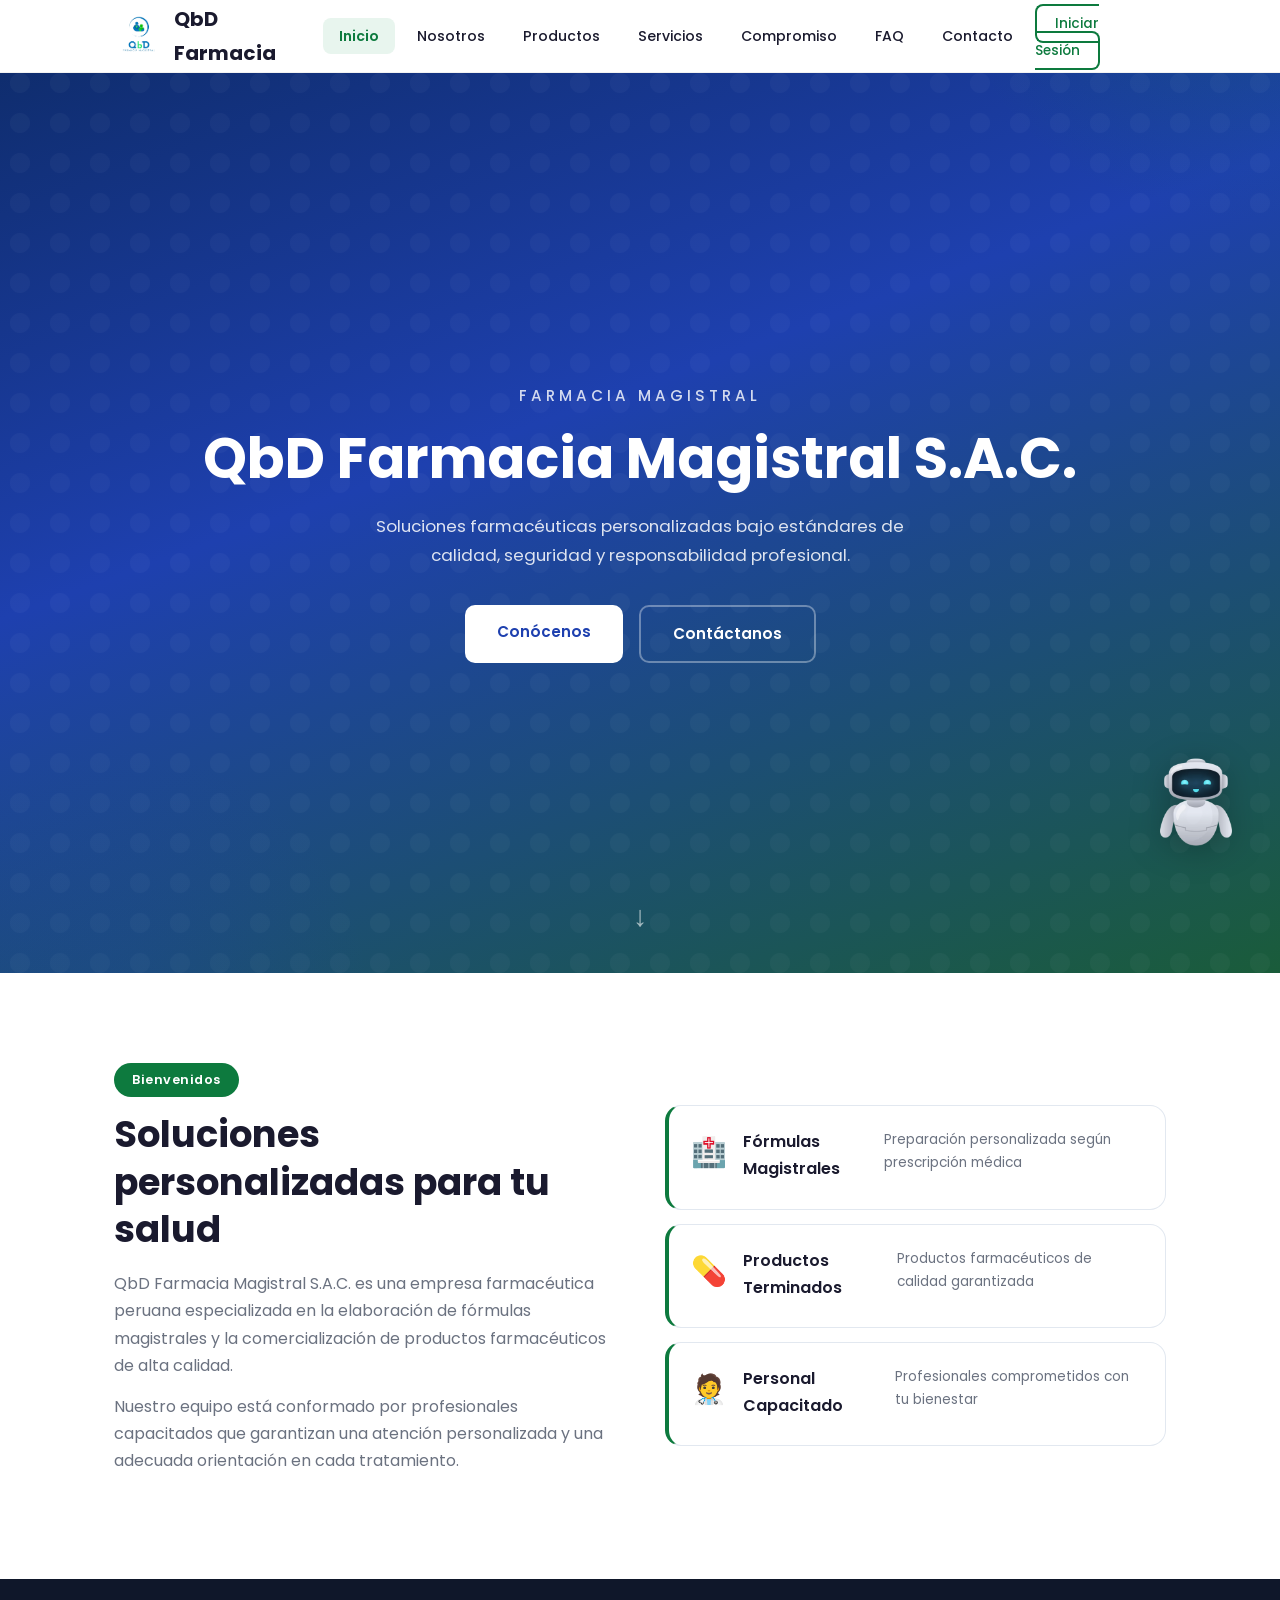
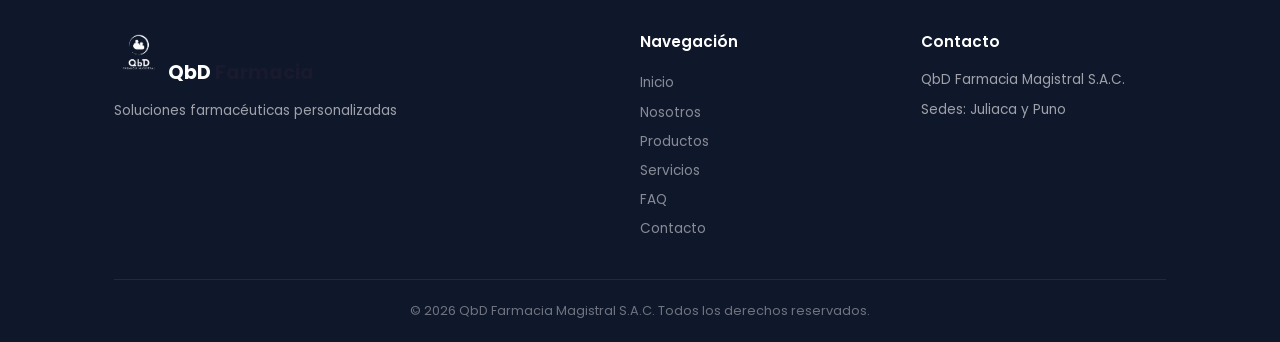
<file: html/index.html>
<!DOCTYPE html>
<html lang="es">
<head>
  <meta charset="UTF-8">
  <meta name="viewport" content="width=device-width, initial-scale=1.0">
  <title>QbD Farmacia Magistral S.A.C.</title>
  <link rel="stylesheet" href="../css/base.css">
  <link rel="stylesheet" href="../css/home.css">
  <link rel="preconnect" href="https://fonts.googleapis.com">
  <link href="https://fonts.googleapis.com/css2?family=Poppins:wght@300;400;500;600;700&display=swap" rel="stylesheet">
</head>
<body>

  <nav class="navbar" id="navbar">
    <div class="nav-container">
      <a href="index.html" class="logo">
        <img src="../img/logo.png" alt="QbD Farmacia" class="logo-img">
        <span class="logo-text">QbD <span class="logo-highlight">Farmacia</span></span>
      </a>
      <button class="menu-toggle" id="menuToggle" aria-label="Menú">
        <span></span><span></span><span></span>
      </button>
      <ul class="nav-links" id="navLinks">
        <li><a href="index.html" class="active">Inicio</a></li>
        <li><a href="nosotros.html">Nosotros</a></li>
        <li><a href="productos.html">Productos</a></li>
        <li><a href="servicios.html">Servicios</a></li>
        <li><a href="compromiso.html">Compromiso</a></li>
        <li><a href="faq.html">FAQ</a></li>
        <li><a href="contacto.html">Contacto</a></li>
        <li><a href="login.html" class="nav-btn-login">Iniciar Sesión</a></li>
      </ul>
    </div>
  </nav>

  <section class="hero" id="inicio">
    <div class="hero-overlay"></div>
    <div class="hero-content">
      <p class="hero-subtitle">Farmacia Magistral</p>
      <h1>QbD Farmacia Magistral S.A.C.</h1>
      <p class="hero-text">Soluciones farmacéuticas personalizadas bajo estándares de calidad, seguridad y responsabilidad profesional.</p>
      <div class="hero-buttons">
        <a href="nosotros.html" class="btn btn-primary">Conócenos</a>
        <a href="contacto.html" class="btn btn-secondary">Contáctanos</a>
      </div>
    </div>
    <div class="hero-scroll">
      <span>&#x2193;</span>
    </div>
  </section>

  <section class="section section-welcome" id="bienvenida">
    <div class="container">
      <div class="welcome-grid">
        <div class="welcome-text">
          <span class="section-tag">Bienvenidos</span>
          <h2>Soluciones personalizadas para tu salud</h2>
          <p>QbD Farmacia Magistral S.A.C. es una empresa farmacéutica peruana especializada en la elaboración de fórmulas magistrales y la comercialización de productos farmacéuticos de alta calidad.</p>
          <p>Nuestro equipo está conformado por profesionales capacitados que garantizan una atención personalizada y una adecuada orientación en cada tratamiento.</p>
        </div>
        <div class="welcome-cards">
          <div class="stat-card">
            <span class="stat-icon">&#x1F3E5;</span>
            <h3>Fórmulas Magistrales</h3>
            <p>Preparación personalizada según prescripción médica</p>
          </div>
          <div class="stat-card">
            <span class="stat-icon">&#x1F48A;</span>
            <h3>Productos Terminados</h3>
            <p>Productos farmacéuticos de calidad garantizada</p>
          </div>
          <div class="stat-card">
            <span class="stat-icon">&#x1F9D1;&#x200D;&#x2695;&#xFE0F;</span>
            <h3>Personal Capacitado</h3>
            <p>Profesionales comprometidos con tu bienestar</p>
          </div>
        </div>
      </div>
    </div>
  </section>

  <footer class="footer">
    <div class="container">
      <div class="footer-content">
        <div class="footer-brand">
          <img src="../img/logo.png" alt="QbD Farmacia" class="logo-img footer-logo-img">
          <span class="logo-text">QbD <span class="logo-highlight">Farmacia</span></span>
          <p>Soluciones farmacéuticas personalizadas</p>
        </div>
        <div class="footer-links">
          <h4>Navegación</h4>
          <a href="index.html">Inicio</a>
          <a href="nosotros.html">Nosotros</a>
          <a href="productos.html">Productos</a>
          <a href="servicios.html">Servicios</a>
          <a href="faq.html">FAQ</a>
          <a href="contacto.html">Contacto</a>
        </div>
        <div class="footer-contact">
          <h4>Contacto</h4>
          <p>QbD Farmacia Magistral S.A.C.</p>
          <p>Sedes: Juliaca y Puno</p>
        </div>
      </div>
      <div class="footer-bottom">
        <p>&copy; 2026 QbD Farmacia Magistral S.A.C. Todos los derechos reservados.</p>
      </div>
    </div>
  </footer>

  <div class="chatbot-container" id="chatbotContainer">
    <div class="chatbot-window" id="chatbotWindow">
      <div class="chatbot-header">
        <div class="chatbot-robot-mini">
          <img src="../img/chatbot.png" alt="QbD Bot" width="36" height="36">
        </div>
        <div class="chatbot-header-text">
          <h4>QbD Bot</h4>
          <span class="chatbot-status">En línea</span>
        </div>
        <button class="chatbot-close" id="chatbotClose">&times;</button>
      </div>
      <div class="chatbot-messages" id="chatbotMessages"></div>
      <div class="chatbot-input-area">
        <input type="text" id="chatbotInput" placeholder="Escribe tu mensaje..." autocomplete="off">
        <button class="chatbot-send" id="chatbotSend">
          <svg viewBox="0 0 24 24" width="16" height="16" fill="white"><path d="M2.01 21L23 12 2.01 3 2 10l15 2-15 2z"/></svg>
        </button>
      </div>
    </div>
    <div class="chatbot-fab" id="chatbotFab">
      <img src="../img/chatbot.png" alt="QbD Bot" class="robot-fab">
    </div>
  </div>

  <script src="../script.js"></script>
</body>
</html>
</file>
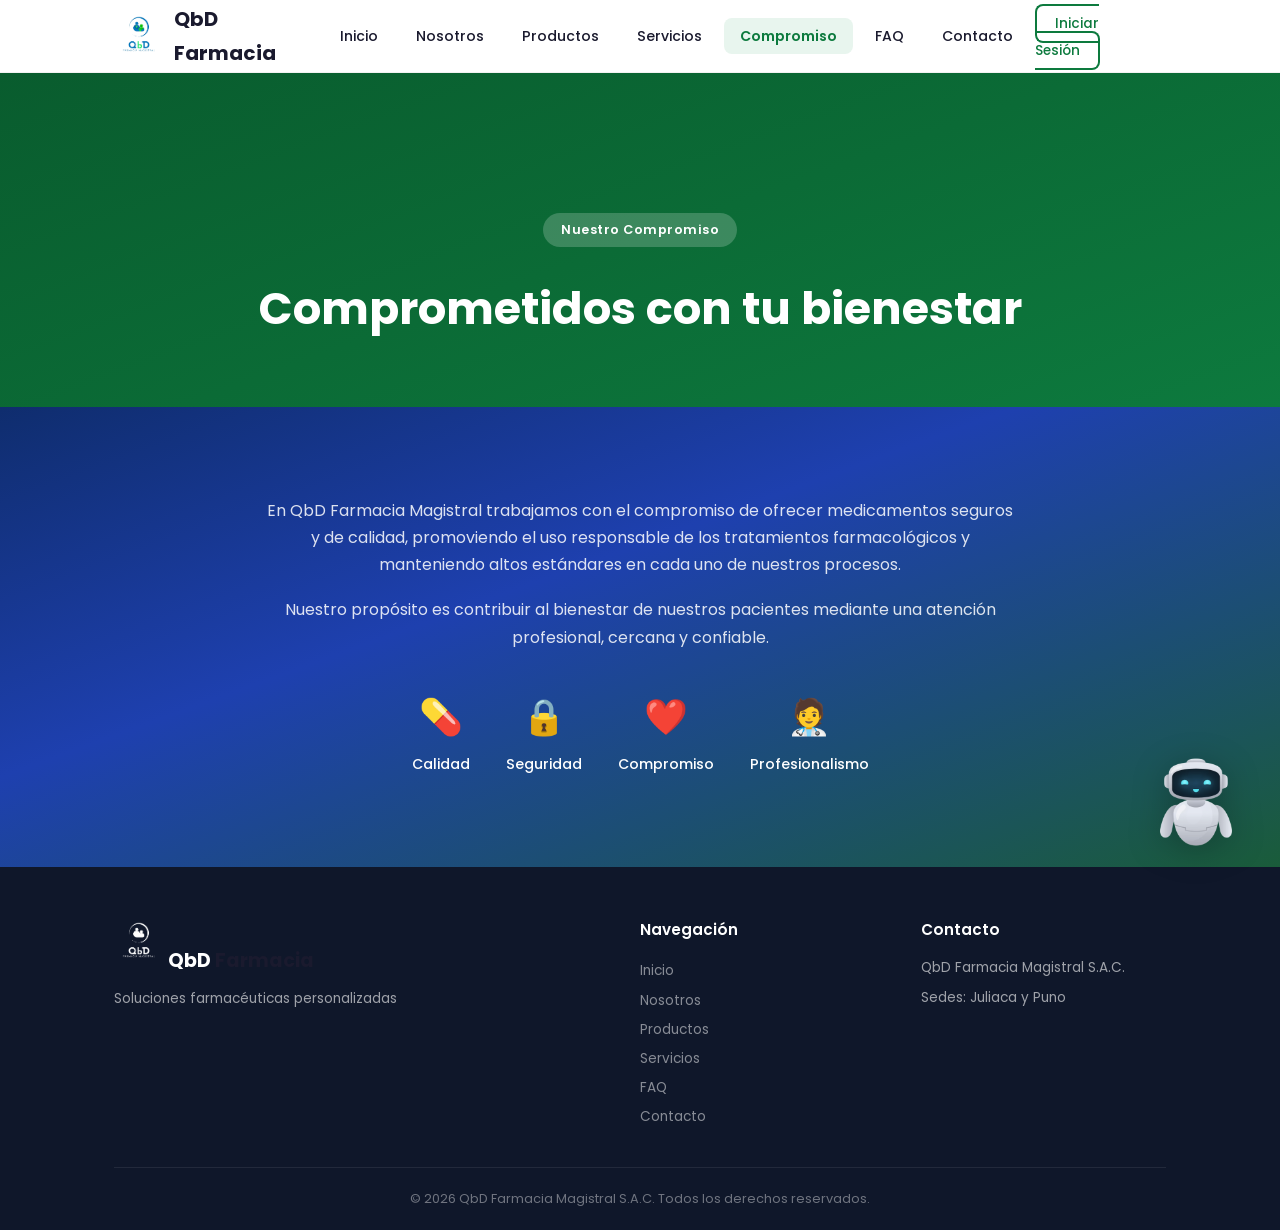
<file: html/compromiso.html>
<!DOCTYPE html>
<html lang="es">
<head>
  <meta charset="UTF-8">
  <meta name="viewport" content="width=device-width, initial-scale=1.0">
  <title>Compromiso - QbD Farmacia Magistral S.A.C.</title>
  <link rel="stylesheet" href="../css/base.css">
  <link rel="stylesheet" href="../css/compromiso.css">
  <link rel="preconnect" href="https://fonts.googleapis.com">
  <link href="https://fonts.googleapis.com/css2?family=Poppins:wght@300;400;500;600;700&display=swap" rel="stylesheet">
</head>
<body>

  <nav class="navbar" id="navbar">
    <div class="nav-container">
      <a href="index.html" class="logo">
        <img src="../img/logo.png" alt="QbD Farmacia" class="logo-img">
        <span class="logo-text">QbD <span class="logo-highlight">Farmacia</span></span>
      </a>
      <button class="menu-toggle" id="menuToggle" aria-label="Menú">
        <span></span><span></span><span></span>
      </button>
      <ul class="nav-links" id="navLinks">
        <li><a href="index.html">Inicio</a></li>
        <li><a href="nosotros.html">Nosotros</a></li>
        <li><a href="productos.html">Productos</a></li>
        <li><a href="servicios.html">Servicios</a></li>
        <li><a href="compromiso.html" class="active">Compromiso</a></li>
        <li><a href="faq.html">FAQ</a></li>
        <li><a href="contacto.html">Contacto</a></li>
        <li><a href="login.html" class="nav-btn-login">Iniciar Sesión</a></li>
      </ul>
    </div>
  </nav>

  <section class="page-header page-header-green">
    <div class="container">
      <span class="section-tag section-tag-white">Nuestro Compromiso</span>
      <h1>Comprometidos con tu bienestar</h1>
    </div>
  </section>

  <section class="section section-commitment" id="compromiso">
    <div class="container">
      <div class="commitment-content">
        <p class="commitment-text">En QbD Farmacia Magistral trabajamos con el compromiso de ofrecer medicamentos seguros y de calidad, promoviendo el uso responsable de los tratamientos farmacológicos y manteniendo altos estándares en cada uno de nuestros procesos.</p>
        <p class="commitment-text">Nuestro propósito es contribuir al bienestar de nuestros pacientes mediante una atención profesional, cercana y confiable.</p>
        <div class="commitment-icons">
          <div class="c-icon"><span>&#x1F48A;</span><p>Calidad</p></div>
          <div class="c-icon"><span>&#x1F512;</span><p>Seguridad</p></div>
          <div class="c-icon"><span>&#x2764;&#xFE0F;</span><p>Compromiso</p></div>
          <div class="c-icon"><span>&#x1F9D1;&#x200D;&#x2695;&#xFE0F;</span><p>Profesionalismo</p></div>
        </div>
      </div>
    </div>
  </section>

  <footer class="footer">
    <div class="container">
      <div class="footer-content">
        <div class="footer-brand">
          <img src="../img/logo.png" alt="QbD Farmacia" class="logo-img footer-logo-img">
          <span class="logo-text">QbD <span class="logo-highlight">Farmacia</span></span>
          <p>Soluciones farmacéuticas personalizadas</p>
        </div>
        <div class="footer-links">
          <h4>Navegación</h4>
          <a href="index.html">Inicio</a>
          <a href="nosotros.html">Nosotros</a>
          <a href="productos.html">Productos</a>
          <a href="servicios.html">Servicios</a>
          <a href="faq.html">FAQ</a>
          <a href="contacto.html">Contacto</a>
        </div>
        <div class="footer-contact">
          <h4>Contacto</h4>
          <p>QbD Farmacia Magistral S.A.C.</p>
          <p>Sedes: Juliaca y Puno</p>
        </div>
      </div>
      <div class="footer-bottom">
        <p>&copy; 2026 QbD Farmacia Magistral S.A.C. Todos los derechos reservados.</p>
      </div>
    </div>
  </footer>

  <div class="chatbot-container" id="chatbotContainer">
    <div class="chatbot-window" id="chatbotWindow">
      <div class="chatbot-header">
        <div class="chatbot-robot-mini">
          <img src="../img/chatbot.png" alt="QbD Bot" width="36" height="36">
        </div>
        <div class="chatbot-header-text">
          <h4>QbD Bot</h4>
          <span class="chatbot-status">En línea</span>
        </div>
        <button class="chatbot-close" id="chatbotClose">&times;</button>
      </div>
      <div class="chatbot-messages" id="chatbotMessages"></div>
      <div class="chatbot-input-area">
        <input type="text" id="chatbotInput" placeholder="Escribe tu mensaje..." autocomplete="off">
        <button class="chatbot-send" id="chatbotSend">
          <svg viewBox="0 0 24 24" width="16" height="16" fill="white"><path d="M2.01 21L23 12 2.01 3 2 10l15 2-15 2z"/></svg>
        </button>
      </div>
    </div>
    <div class="chatbot-fab" id="chatbotFab">
      <img src="../img/chatbot.png" alt="QbD Bot" class="robot-fab">
    </div>
  </div>

  <script src="../script.js"></script>
</body>
</html>
</file>
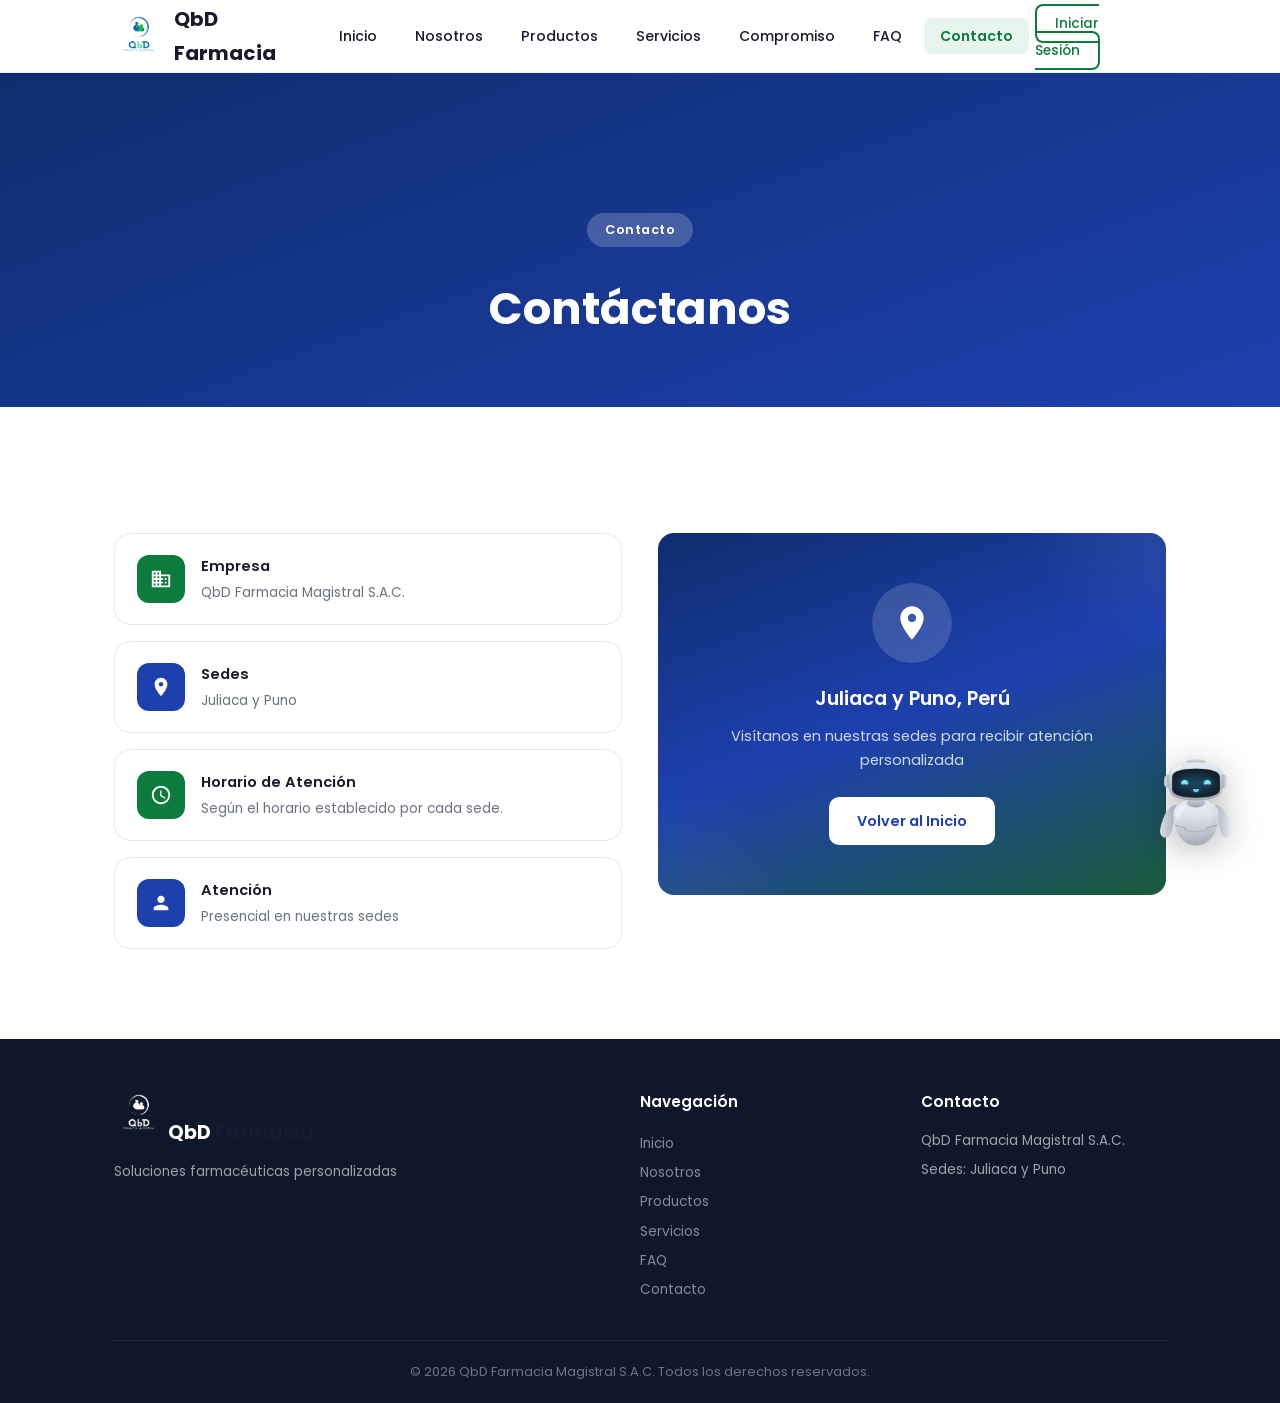
<file: html/contacto.html>
<!DOCTYPE html>
<html lang="es">
<head>
  <meta charset="UTF-8">
  <meta name="viewport" content="width=device-width, initial-scale=1.0">
  <title>Contacto - QbD Farmacia Magistral S.A.C.</title>
  <link rel="stylesheet" href="../css/base.css">
  <link rel="stylesheet" href="../css/contacto.css">
  <link rel="preconnect" href="https://fonts.googleapis.com">
  <link href="https://fonts.googleapis.com/css2?family=Poppins:wght@300;400;500;600;700&display=swap" rel="stylesheet">
</head>
<body>

  <nav class="navbar" id="navbar">
    <div class="nav-container">
      <a href="index.html" class="logo">
        <img src="../img/logo.png" alt="QbD Farmacia" class="logo-img">
        <span class="logo-text">QbD <span class="logo-highlight">Farmacia</span></span>
      </a>
      <button class="menu-toggle" id="menuToggle" aria-label="Menú">
        <span></span><span></span><span></span>
      </button>
      <ul class="nav-links" id="navLinks">
        <li><a href="index.html">Inicio</a></li>
        <li><a href="nosotros.html">Nosotros</a></li>
        <li><a href="productos.html">Productos</a></li>
        <li><a href="servicios.html">Servicios</a></li>
        <li><a href="compromiso.html">Compromiso</a></li>
        <li><a href="faq.html">FAQ</a></li>
        <li><a href="contacto.html" class="active">Contacto</a></li>
        <li><a href="login.html" class="nav-btn-login">Iniciar Sesión</a></li>
      </ul>
    </div>
  </nav>

  <section class="page-header page-header-blue">
    <div class="container">
      <span class="section-tag section-tag-white">Contacto</span>
      <h1>Contáctanos</h1>
    </div>
  </section>

  <section class="section section-contact" id="contacto">
    <div class="container">
      <div class="contact-grid">
        <div class="contact-info">
          <div class="contact-card">
            <div class="contact-icon-wrap green">
              <svg viewBox="0 0 24 24" width="22" height="22" fill="white"><path d="M12 7V3H2v18h20V7H12zM6 19H4v-2h2v2zm0-4H4v-2h2v2zm0-4H4V9h2v2zm0-4H4V5h2v2zm4 12H8v-2h2v2zm0-4H8v-2h2v2zm0-4H8V9h2v2zm0-4H8V5h2v2zm10 12h-8v-2h2v-2h-2v-2h2v-2h-2V9h8v10zm-2-8h-2v2h2v-2zm0 4h-2v2h2v-2z"/></svg>
            </div>
            <div class="contact-text">
              <h4>Empresa</h4>
              <p>QbD Farmacia Magistral S.A.C.</p>
            </div>
          </div>
          <div class="contact-card">
            <div class="contact-icon-wrap blue">
              <svg viewBox="0 0 24 24" width="22" height="22" fill="white"><path d="M12 2C8.13 2 5 5.13 5 9c0 5.25 7 13 7 13s7-7.75 7-13c0-3.87-3.13-7-7-7zm0 9.5c-1.38 0-2.5-1.12-2.5-2.5s1.12-2.5 2.5-2.5 2.5 1.12 2.5 2.5-1.12 2.5-2.5 2.5z"/></svg>
            </div>
            <div class="contact-text">
              <h4>Sedes</h4>
              <p>Juliaca y Puno</p>
            </div>
          </div>
          <div class="contact-card">
            <div class="contact-icon-wrap green">
              <svg viewBox="0 0 24 24" width="22" height="22" fill="white"><path d="M11.99 2C6.47 2 2 6.48 2 12s4.47 10 9.99 10C17.52 22 22 17.52 22 12S17.52 2 11.99 2zM12 20c-4.42 0-8-3.58-8-8s3.58-8 8-8 8 3.58 8 8-3.58 8-8 8zm.5-13H11v6l5.25 3.15.75-1.23-4.5-2.67z"/></svg>
            </div>
            <div class="contact-text">
              <h4>Horario de Atención</h4>
              <p>Según el horario establecido por cada sede.</p>
            </div>
          </div>
          <div class="contact-card">
            <div class="contact-icon-wrap blue">
              <svg viewBox="0 0 24 24" width="22" height="22" fill="white"><path d="M12 12c2.21 0 4-1.79 4-4s-1.79-4-4-4-4 1.79-4 4 1.79 4 4 4zm0 2c-2.67 0-8 1.34-8 4v2h16v-2c0-2.66-5.33-4-8-4z"/></svg>
            </div>
            <div class="contact-text">
              <h4>Atención</h4>
              <p>Presencial en nuestras sedes</p>
            </div>
          </div>
        </div>
        <div class="contact-map">
          <div class="map-placeholder">
            <div class="map-icon-circle">
              <svg viewBox="0 0 24 24" width="40" height="40" fill="white"><path d="M12 2C8.13 2 5 5.13 5 9c0 5.25 7 13 7 13s7-7.75 7-13c0-3.87-3.13-7-7-7zm0 9.5c-1.38 0-2.5-1.12-2.5-2.5s1.12-2.5 2.5-2.5 2.5 1.12 2.5 2.5-1.12 2.5-2.5 2.5z"/></svg>
            </div>
            <h4>Juliaca y Puno, Perú</h4>
            <p>Visítanos en nuestras sedes para recibir atención personalizada</p>
            <a href="index.html" class="btn btn-white">Volver al Inicio</a>
          </div>
        </div>
      </div>
    </div>
  </section>

  <footer class="footer">
    <div class="container">
      <div class="footer-content">
        <div class="footer-brand">
          <img src="../img/logo.png" alt="QbD Farmacia" class="logo-img footer-logo-img">
          <span class="logo-text">QbD <span class="logo-highlight">Farmacia</span></span>
          <p>Soluciones farmacéuticas personalizadas</p>
        </div>
        <div class="footer-links">
          <h4>Navegación</h4>
          <a href="index.html">Inicio</a>
          <a href="nosotros.html">Nosotros</a>
          <a href="productos.html">Productos</a>
          <a href="servicios.html">Servicios</a>
          <a href="faq.html">FAQ</a>
          <a href="contacto.html">Contacto</a>
        </div>
        <div class="footer-contact">
          <h4>Contacto</h4>
          <p>QbD Farmacia Magistral S.A.C.</p>
          <p>Sedes: Juliaca y Puno</p>
        </div>
      </div>
      <div class="footer-bottom">
        <p>&copy; 2026 QbD Farmacia Magistral S.A.C. Todos los derechos reservados.</p>
      </div>
    </div>
  </footer>

  <div class="chatbot-container" id="chatbotContainer">
    <div class="chatbot-window" id="chatbotWindow">
      <div class="chatbot-header">
        <div class="chatbot-robot-mini">
          <img src="../img/chatbot.png" alt="QbD Bot" width="36" height="36">
        </div>
        <div class="chatbot-header-text">
          <h4>QbD Bot</h4>
          <span class="chatbot-status">En línea</span>
        </div>
        <button class="chatbot-close" id="chatbotClose">&times;</button>
      </div>
      <div class="chatbot-messages" id="chatbotMessages"></div>
      <div class="chatbot-input-area">
        <input type="text" id="chatbotInput" placeholder="Escribe tu mensaje..." autocomplete="off">
        <button class="chatbot-send" id="chatbotSend">
          <svg viewBox="0 0 24 24" width="16" height="16" fill="white"><path d="M2.01 21L23 12 2.01 3 2 10l15 2-15 2z"/></svg>
        </button>
      </div>
    </div>
    <div class="chatbot-fab" id="chatbotFab">
      <img src="../img/chatbot.png" alt="QbD Bot" class="robot-fab">
    </div>
  </div>

  <script src="../script.js"></script>
</body>
</html>
</file>
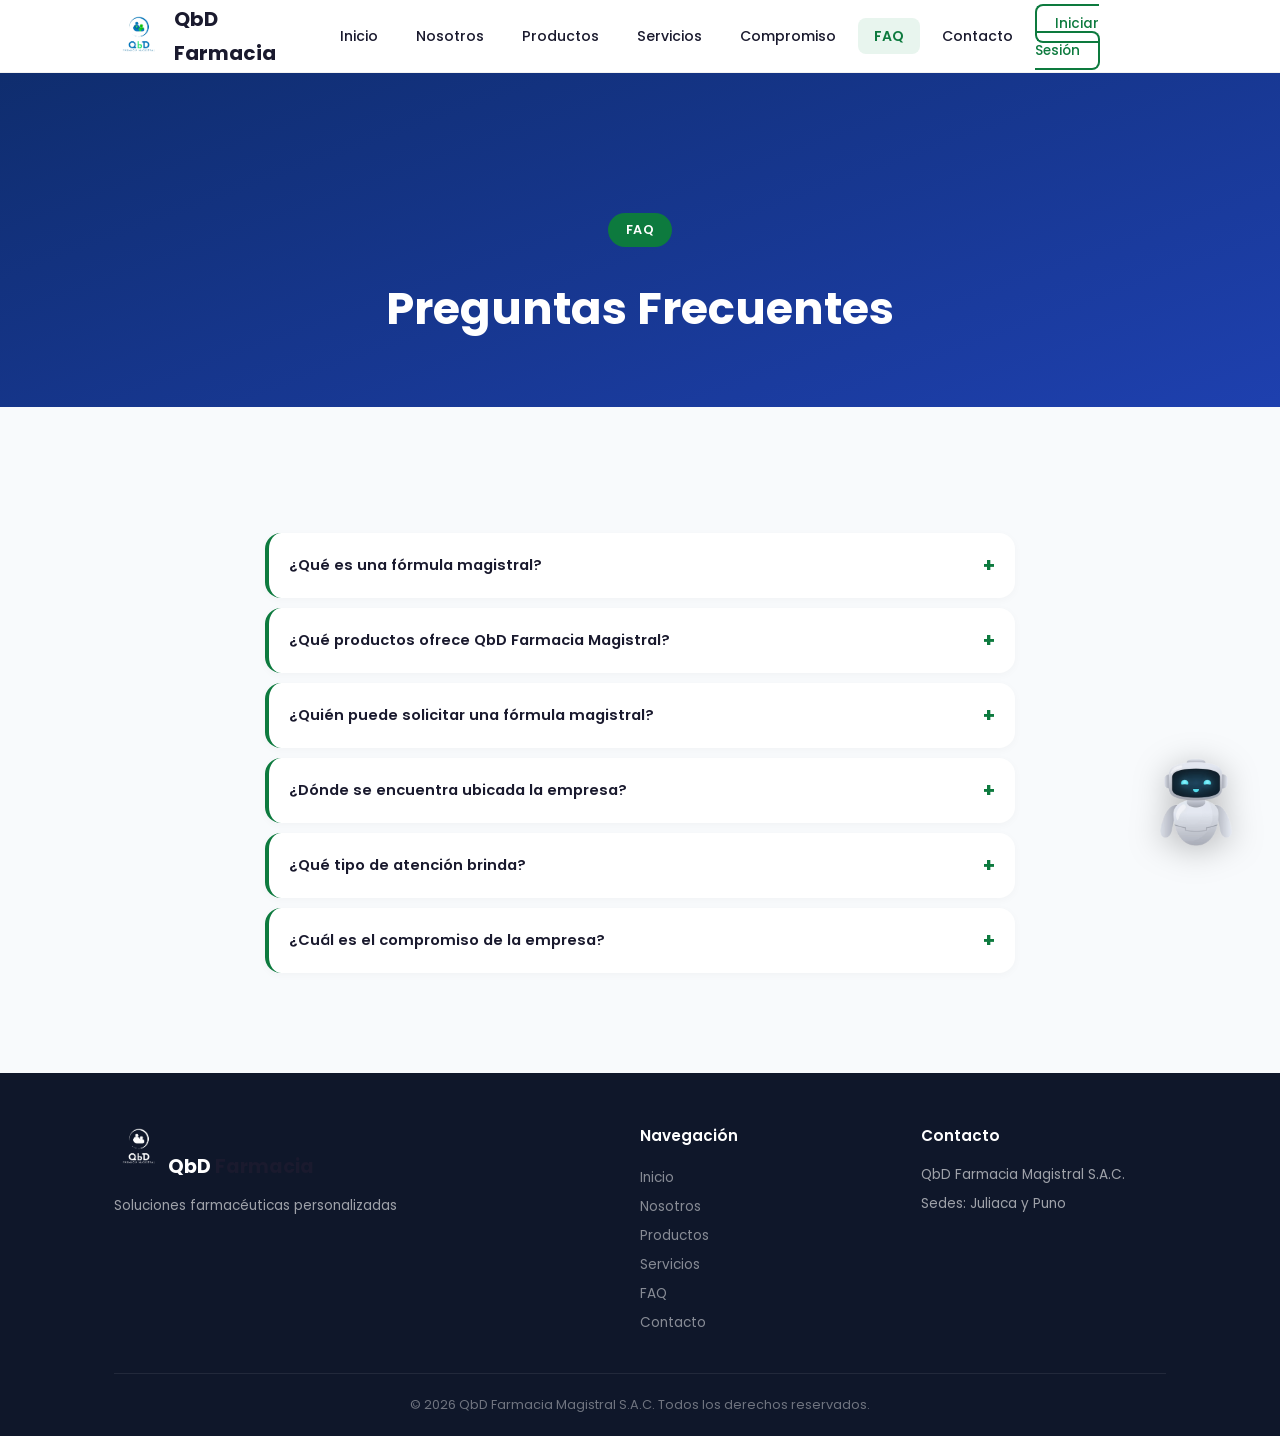
<file: html/faq.html>
<!DOCTYPE html>
<html lang="es">
<head>
  <meta charset="UTF-8">
  <meta name="viewport" content="width=device-width, initial-scale=1.0">
  <title>FAQ - QbD Farmacia Magistral S.A.C.</title>
  <link rel="stylesheet" href="../css/base.css">
  <link rel="stylesheet" href="../css/faq.css">
  <link rel="preconnect" href="https://fonts.googleapis.com">
  <link href="https://fonts.googleapis.com/css2?family=Poppins:wght@300;400;500;600;700&display=swap" rel="stylesheet">
</head>
<body>

  <nav class="navbar" id="navbar">
    <div class="nav-container">
      <a href="index.html" class="logo">
        <img src="../img/logo.png" alt="QbD Farmacia" class="logo-img">
        <span class="logo-text">QbD <span class="logo-highlight">Farmacia</span></span>
      </a>
      <button class="menu-toggle" id="menuToggle" aria-label="Menú">
        <span></span><span></span><span></span>
      </button>
      <ul class="nav-links" id="navLinks">
        <li><a href="index.html">Inicio</a></li>
        <li><a href="nosotros.html">Nosotros</a></li>
        <li><a href="productos.html">Productos</a></li>
        <li><a href="servicios.html">Servicios</a></li>
        <li><a href="compromiso.html">Compromiso</a></li>
        <li><a href="faq.html" class="active">FAQ</a></li>
        <li><a href="contacto.html">Contacto</a></li>
        <li><a href="login.html" class="nav-btn-login">Iniciar Sesión</a></li>
      </ul>
    </div>
  </nav>

  <section class="page-header">
    <div class="container">
      <span class="section-tag">FAQ</span>
      <h1>Preguntas Frecuentes</h1>
    </div>
  </section>

  <section class="section section-faq" id="faq">
    <div class="container">
      <div class="faq-list">
        <div class="faq-item">
          <button class="faq-question">
            <span>¿Qué es una fórmula magistral?</span>
            <span class="faq-toggle">+</span>
          </button>
          <div class="faq-answer">
            <p>Es un medicamento elaborado especialmente para un paciente de acuerdo con la prescripción de un profesional de la salud.</p>
          </div>
        </div>
        <div class="faq-item">
          <button class="faq-question">
            <span>¿Qué productos ofrece QbD Farmacia Magistral?</span>
            <span class="faq-toggle">+</span>
          </button>
          <div class="faq-answer">
            <p>La empresa ofrece fórmulas magistrales y productos farmacéuticos terminados.</p>
          </div>
        </div>
        <div class="faq-item">
          <button class="faq-question">
            <span>¿Quién puede solicitar una fórmula magistral?</span>
            <span class="faq-toggle">+</span>
          </button>
          <div class="faq-answer">
            <p>Las fórmulas magistrales son preparadas únicamente con la prescripción correspondiente emitida por un profesional de la salud.</p>
          </div>
        </div>
        <div class="faq-item">
          <button class="faq-question">
            <span>¿Dónde se encuentra ubicada la empresa?</span>
            <span class="faq-toggle">+</span>
          </button>
          <div class="faq-answer">
            <p>QbD Farmacia Magistral cuenta con sedes en Juliaca y Puno.</p>
          </div>
        </div>
        <div class="faq-item">
          <button class="faq-question">
            <span>¿Qué tipo de atención brinda?</span>
            <span class="faq-toggle">+</span>
          </button>
          <div class="faq-answer">
            <p>Brinda atención personalizada, orientación farmacéutica y dispensación de medicamentos.</p>
          </div>
        </div>
        <div class="faq-item">
          <button class="faq-question">
            <span>¿Cuál es el compromiso de la empresa?</span>
            <span class="faq-toggle">+</span>
          </button>
          <div class="faq-answer">
            <p>Ofrecer medicamentos de calidad, elaborados bajo estándares adecuados y con un enfoque centrado en la salud y el bienestar del paciente.</p>
          </div>
        </div>
      </div>
    </div>
  </section>

  <footer class="footer">
    <div class="container">
      <div class="footer-content">
        <div class="footer-brand">
          <img src="../img/logo.png" alt="QbD Farmacia" class="logo-img footer-logo-img">
          <span class="logo-text">QbD <span class="logo-highlight">Farmacia</span></span>
          <p>Soluciones farmacéuticas personalizadas</p>
        </div>
        <div class="footer-links">
          <h4>Navegación</h4>
          <a href="index.html">Inicio</a>
          <a href="nosotros.html">Nosotros</a>
          <a href="productos.html">Productos</a>
          <a href="servicios.html">Servicios</a>
          <a href="faq.html">FAQ</a>
          <a href="contacto.html">Contacto</a>
        </div>
        <div class="footer-contact">
          <h4>Contacto</h4>
          <p>QbD Farmacia Magistral S.A.C.</p>
          <p>Sedes: Juliaca y Puno</p>
        </div>
      </div>
      <div class="footer-bottom">
        <p>&copy; 2026 QbD Farmacia Magistral S.A.C. Todos los derechos reservados.</p>
      </div>
    </div>
  </footer>

  <div class="chatbot-container" id="chatbotContainer">
    <div class="chatbot-window" id="chatbotWindow">
      <div class="chatbot-header">
        <div class="chatbot-robot-mini">
          <img src="../img/chatbot.png" alt="QbD Bot" width="36" height="36">
        </div>
        <div class="chatbot-header-text">
          <h4>QbD Bot</h4>
          <span class="chatbot-status">En línea</span>
        </div>
        <button class="chatbot-close" id="chatbotClose">&times;</button>
      </div>
      <div class="chatbot-messages" id="chatbotMessages"></div>
      <div class="chatbot-input-area">
        <input type="text" id="chatbotInput" placeholder="Escribe tu mensaje..." autocomplete="off">
        <button class="chatbot-send" id="chatbotSend">
          <svg viewBox="0 0 24 24" width="16" height="16" fill="white"><path d="M2.01 21L23 12 2.01 3 2 10l15 2-15 2z"/></svg>
        </button>
      </div>
    </div>
    <div class="chatbot-fab" id="chatbotFab">
      <img src="../img/chatbot.png" alt="QbD Bot" class="robot-fab">
    </div>
  </div>

  <script src="../script.js"></script>
</body>
</html>
</file>
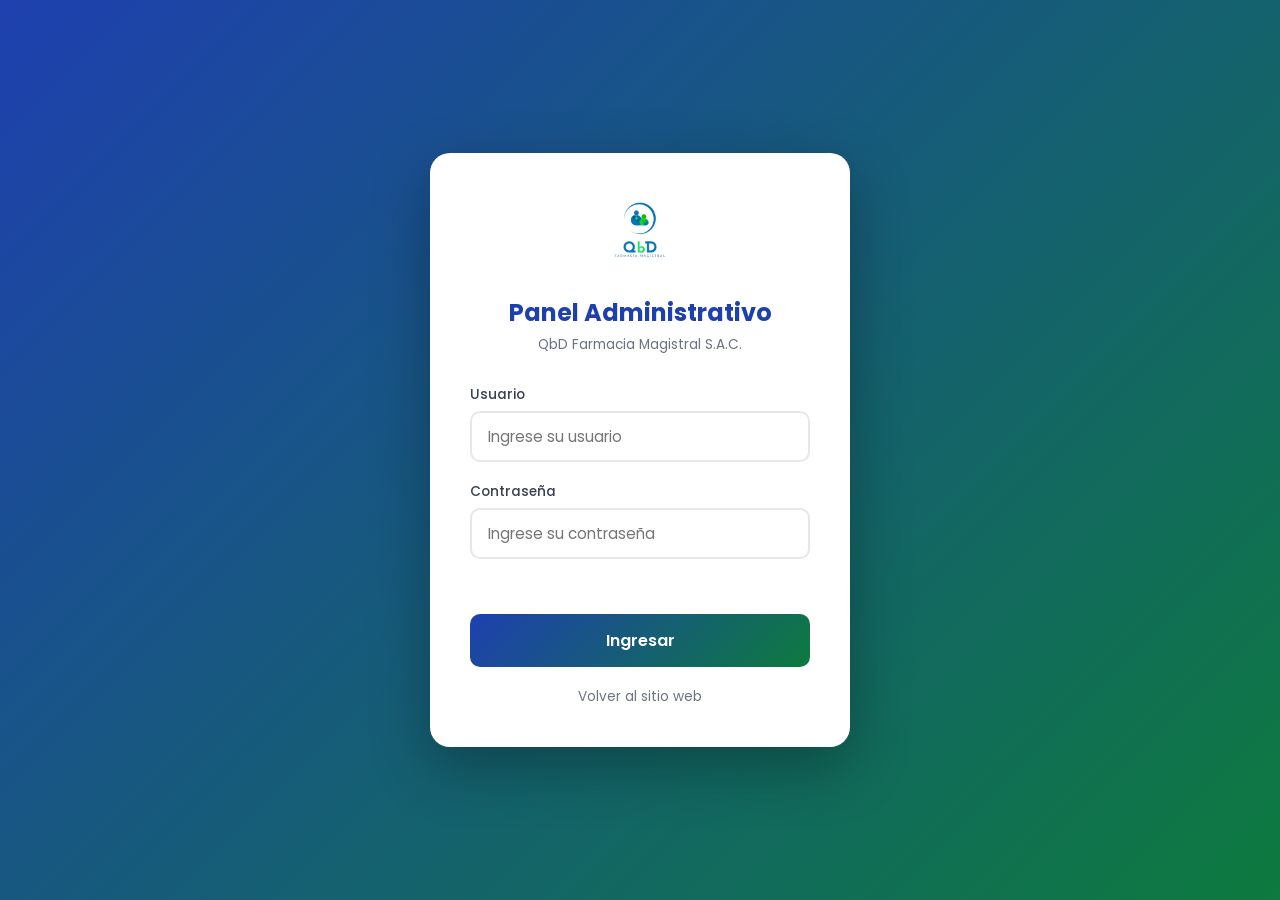
<file: html/login.html>
<!DOCTYPE html>
<html lang="es">
<head>
  <meta charset="UTF-8">
  <meta name="viewport" content="width=device-width, initial-scale=1.0">
  <title>QbD - Login Administrador</title>
  <link href="https://fonts.googleapis.com/css2?family=Poppins:wght@300;400;500;600;700;800&display=swap" rel="stylesheet">
  <link rel="stylesheet" href="../css/login.css">
</head>
<body>
  <div class="login-container">
    <div class="login-card">
      <div class="login-header">
        <img src="../img/logo.png" alt="QbD Logo" class="login-logo">
        <h1>Panel Administrativo</h1>
        <p>QbD Farmacia Magistral S.A.C.</p>
      </div>
      <form id="loginForm">
        <div class="input-group">
          <label for="usuario">Usuario</label>
          <input type="text" id="usuario" placeholder="Ingrese su usuario" required>
        </div>
        <div class="input-group">
          <label for="contrasena">Contraseña</label>
          <input type="password" id="contrasena" placeholder="Ingrese su contraseña" required>
        </div>
        <div id="error_msg" class="error-msg"></div>
        <button type="submit" class="btn-login">Ingresar</button>
      </form>
      <a href="../html/index.html" class="btn-volver">Volver al sitio web</a>
    </div>
  </div>
  <script src="../script_login.js"></script>
</body>
</html>
</file>
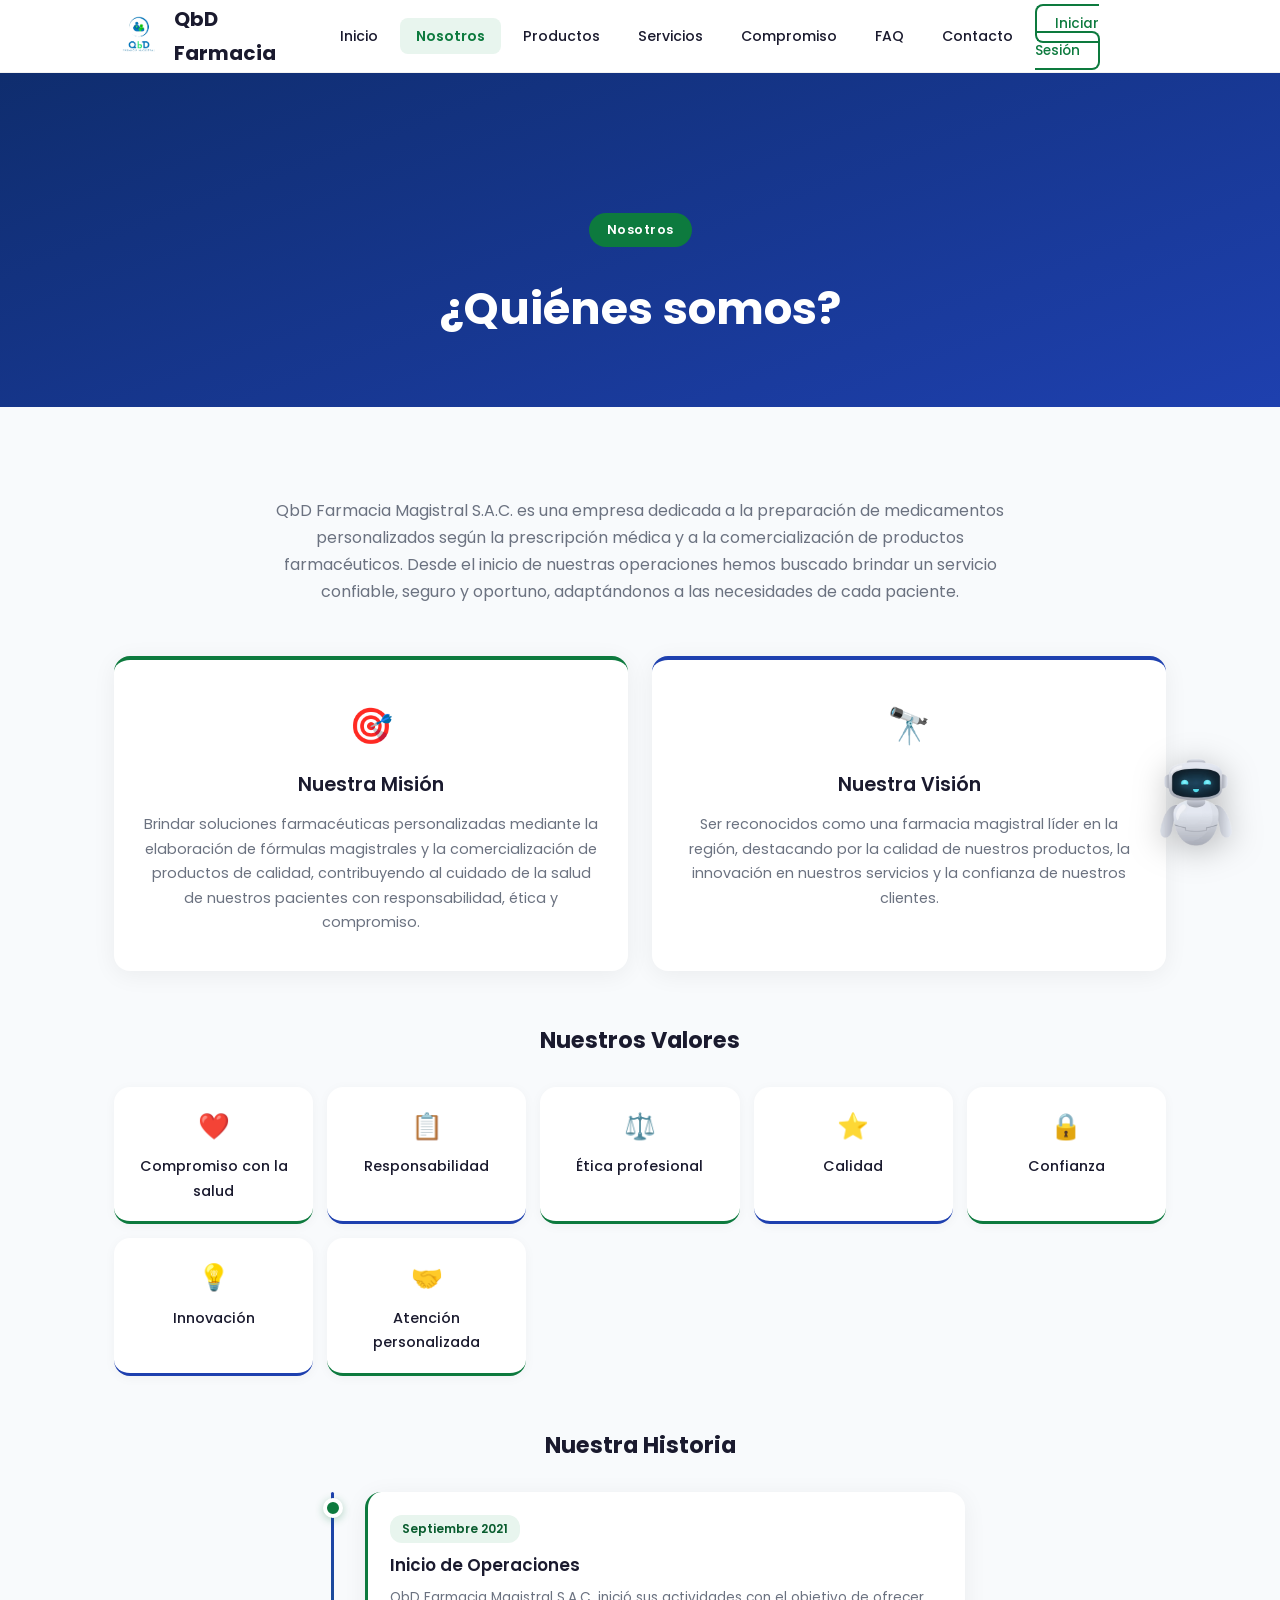
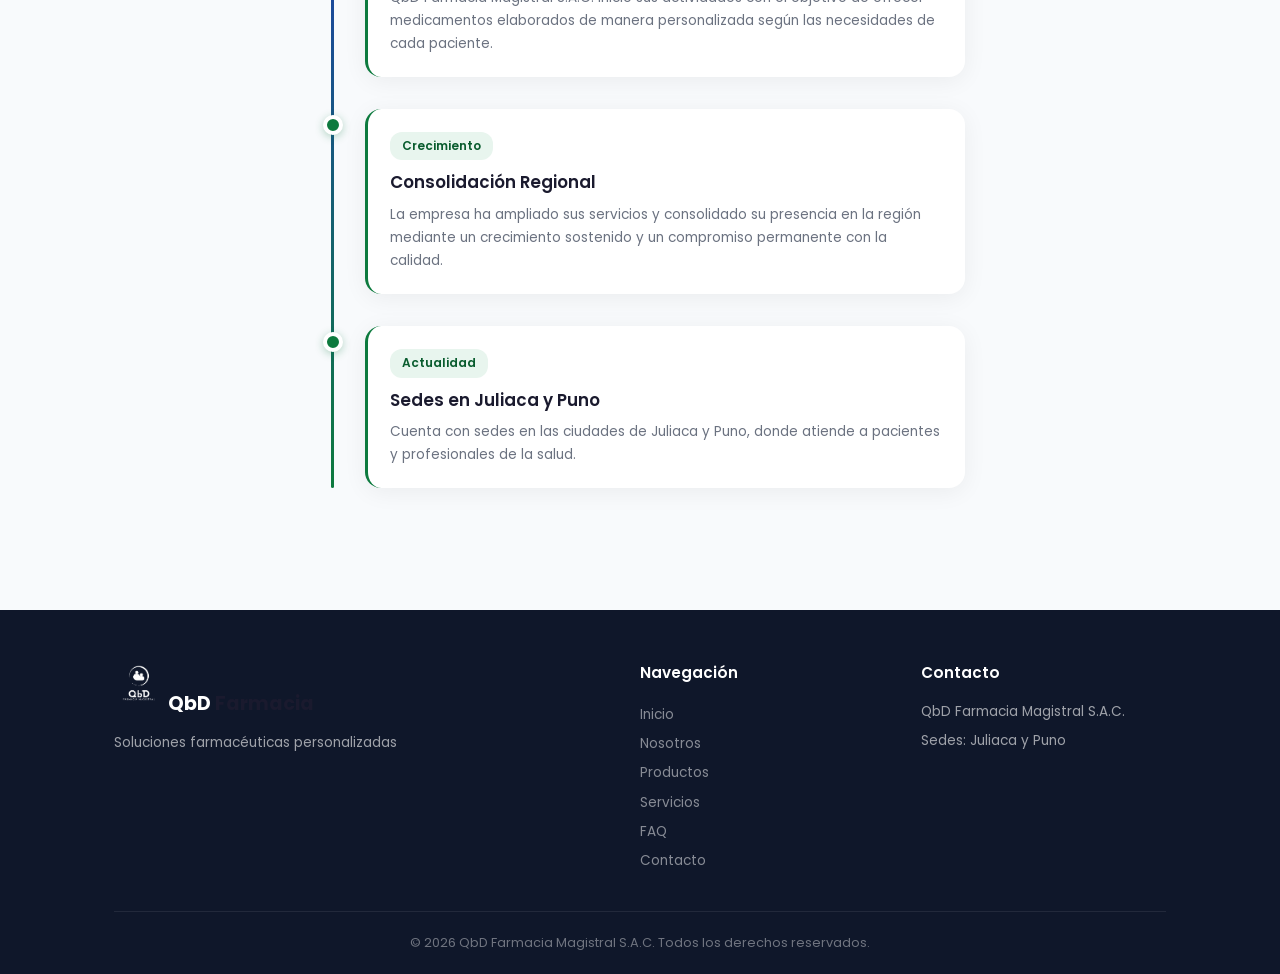
<file: html/nosotros.html>
<!DOCTYPE html>
<html lang="es">
<head>
  <meta charset="UTF-8">
  <meta name="viewport" content="width=device-width, initial-scale=1.0">
  <title>Nosotros - QbD Farmacia Magistral S.A.C.</title>
  <link rel="stylesheet" href="../css/base.css">
  <link rel="stylesheet" href="../css/nosotros.css">
  <link rel="preconnect" href="https://fonts.googleapis.com">
  <link href="https://fonts.googleapis.com/css2?family=Poppins:wght@300;400;500;600;700&display=swap" rel="stylesheet">
</head>
<body>

  <nav class="navbar" id="navbar">
    <div class="nav-container">
      <a href="index.html" class="logo">
        <img src="../img/logo.png" alt="QbD Farmacia" class="logo-img">
        <span class="logo-text">QbD <span class="logo-highlight">Farmacia</span></span>
      </a>
      <button class="menu-toggle" id="menuToggle" aria-label="Menú">
        <span></span><span></span><span></span>
      </button>
      <ul class="nav-links" id="navLinks">
        <li><a href="index.html">Inicio</a></li>
        <li><a href="nosotros.html" class="active">Nosotros</a></li>
        <li><a href="productos.html">Productos</a></li>
        <li><a href="servicios.html">Servicios</a></li>
        <li><a href="compromiso.html">Compromiso</a></li>
        <li><a href="faq.html">FAQ</a></li>
        <li><a href="contacto.html">Contacto</a></li>
        <li><a href="login.html" class="nav-btn-login">Iniciar Sesión</a></li>
      </ul>
    </div>
  </nav>

  <section class="page-header">
    <div class="container">
      <span class="section-tag">Nosotros</span>
      <h1>¿Quiénes somos?</h1>
    </div>
  </section>

  <section class="section section-about" id="nosotros">
    <div class="container">
      <div class="about-intro">
        <p class="about-lead">QbD Farmacia Magistral S.A.C. es una empresa dedicada a la preparación de medicamentos personalizados según la prescripción médica y a la comercialización de productos farmacéuticos. Desde el inicio de nuestras operaciones hemos buscado brindar un servicio confiable, seguro y oportuno, adaptándonos a las necesidades de cada paciente.</p>
      </div>

      <div class="mission-vision">
        <div class="mv-card">
          <span class="mv-icon">&#x1F3AF;</span>
          <h3>Nuestra Misión</h3>
          <p>Brindar soluciones farmacéuticas personalizadas mediante la elaboración de fórmulas magistrales y la comercialización de productos de calidad, contribuyendo al cuidado de la salud de nuestros pacientes con responsabilidad, ética y compromiso.</p>
        </div>
        <div class="mv-card">
          <span class="mv-icon">&#x1F52D;</span>
          <h3>Nuestra Visión</h3>
          <p>Ser reconocidos como una farmacia magistral líder en la región, destacando por la calidad de nuestros productos, la innovación en nuestros servicios y la confianza de nuestros clientes.</p>
        </div>
      </div>

      <div class="values-section">
        <h3>Nuestros Valores</h3>
        <div class="values-grid">
          <div class="value-item"><span>&#x2764;&#xFE0F;</span> Compromiso con la salud</div>
          <div class="value-item"><span>&#x1F4CB;</span> Responsabilidad</div>
          <div class="value-item"><span>&#x2696;&#xFE0F;</span> Ética profesional</div>
          <div class="value-item"><span>&#x2B50;</span> Calidad</div>
          <div class="value-item"><span>&#x1F512;</span> Confianza</div>
          <div class="value-item"><span>&#x1F4A1;</span> Innovación</div>
          <div class="value-item"><span>&#x1F91D;</span> Atención personalizada</div>
        </div>
      </div>

      <div class="history-section">
        <h3>Nuestra Historia</h3>
        <div class="timeline">
          <div class="timeline-item">
            <div class="timeline-dot"></div>
            <div class="timeline-content">
              <span class="timeline-date">Septiembre 2021</span>
              <h4>Inicio de Operaciones</h4>
              <p>QbD Farmacia Magistral S.A.C. inició sus actividades con el objetivo de ofrecer medicamentos elaborados de manera personalizada según las necesidades de cada paciente.</p>
            </div>
          </div>
          <div class="timeline-item">
            <div class="timeline-dot"></div>
            <div class="timeline-content">
              <span class="timeline-date">Crecimiento</span>
              <h4>Consolidación Regional</h4>
              <p>La empresa ha ampliado sus servicios y consolidado su presencia en la región mediante un crecimiento sostenido y un compromiso permanente con la calidad.</p>
            </div>
          </div>
          <div class="timeline-item">
            <div class="timeline-dot"></div>
            <div class="timeline-content">
              <span class="timeline-date">Actualidad</span>
              <h4>Sedes en Juliaca y Puno</h4>
              <p>Cuenta con sedes en las ciudades de Juliaca y Puno, donde atiende a pacientes y profesionales de la salud.</p>
            </div>
          </div>
        </div>
      </div>
    </div>
  </section>

  <footer class="footer">
    <div class="container">
      <div class="footer-content">
        <div class="footer-brand">
          <img src="../img/logo.png" alt="QbD Farmacia" class="logo-img footer-logo-img">
          <span class="logo-text">QbD <span class="logo-highlight">Farmacia</span></span>
          <p>Soluciones farmacéuticas personalizadas</p>
        </div>
        <div class="footer-links">
          <h4>Navegación</h4>
          <a href="index.html">Inicio</a>
          <a href="nosotros.html">Nosotros</a>
          <a href="productos.html">Productos</a>
          <a href="servicios.html">Servicios</a>
          <a href="faq.html">FAQ</a>
          <a href="contacto.html">Contacto</a>
        </div>
        <div class="footer-contact">
          <h4>Contacto</h4>
          <p>QbD Farmacia Magistral S.A.C.</p>
          <p>Sedes: Juliaca y Puno</p>
        </div>
      </div>
      <div class="footer-bottom">
        <p>&copy; 2026 QbD Farmacia Magistral S.A.C. Todos los derechos reservados.</p>
      </div>
    </div>
  </footer>

  <div class="chatbot-container" id="chatbotContainer">
    <div class="chatbot-window" id="chatbotWindow">
      <div class="chatbot-header">
        <div class="chatbot-robot-mini">
          <img src="../img/chatbot.png" alt="QbD Bot" width="36" height="36">
        </div>
        <div class="chatbot-header-text">
          <h4>QbD Bot</h4>
          <span class="chatbot-status">En línea</span>
        </div>
        <button class="chatbot-close" id="chatbotClose">&times;</button>
      </div>
      <div class="chatbot-messages" id="chatbotMessages"></div>
      <div class="chatbot-input-area">
        <input type="text" id="chatbotInput" placeholder="Escribe tu mensaje..." autocomplete="off">
        <button class="chatbot-send" id="chatbotSend">
          <svg viewBox="0 0 24 24" width="16" height="16" fill="white"><path d="M2.01 21L23 12 2.01 3 2 10l15 2-15 2z"/></svg>
        </button>
      </div>
    </div>
    <div class="chatbot-fab" id="chatbotFab">
      <img src="../img/chatbot.png" alt="QbD Bot" class="robot-fab">
    </div>
  </div>

  <script src="../script.js"></script>
</body>
</html>
</file>
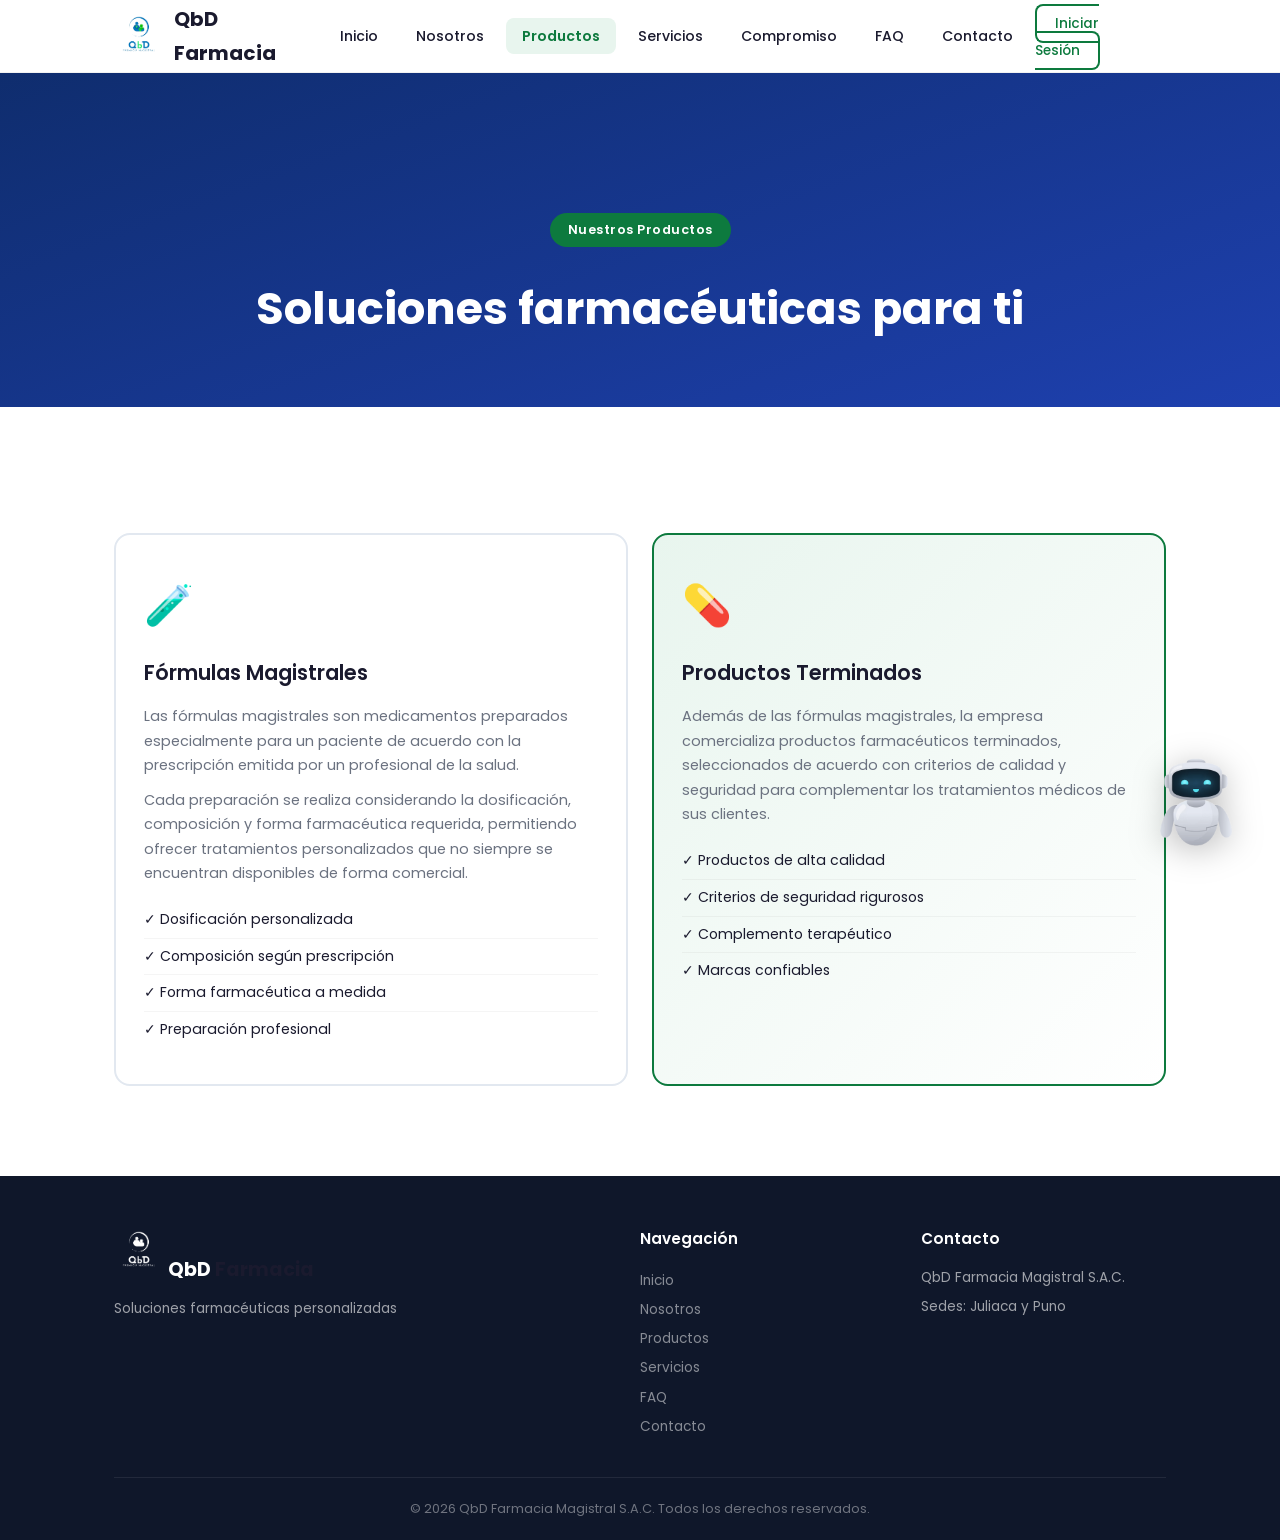
<file: html/productos.html>
<!DOCTYPE html>
<html lang="es">
<head>
  <meta charset="UTF-8">
  <meta name="viewport" content="width=device-width, initial-scale=1.0">
  <title>Productos - QbD Farmacia Magistral S.A.C.</title>
  <link rel="stylesheet" href="../css/base.css">
  <link rel="stylesheet" href="../css/productos.css">
  <link rel="preconnect" href="https://fonts.googleapis.com">
  <link href="https://fonts.googleapis.com/css2?family=Poppins:wght@300;400;500;600;700&display=swap" rel="stylesheet">
</head>
<body>

  <nav class="navbar" id="navbar">
    <div class="nav-container">
      <a href="index.html" class="logo">
        <img src="../img/logo.png" alt="QbD Farmacia" class="logo-img">
        <span class="logo-text">QbD <span class="logo-highlight">Farmacia</span></span>
      </a>
      <button class="menu-toggle" id="menuToggle" aria-label="Menú">
        <span></span><span></span><span></span>
      </button>
      <ul class="nav-links" id="navLinks">
        <li><a href="index.html">Inicio</a></li>
        <li><a href="nosotros.html">Nosotros</a></li>
        <li><a href="productos.html" class="active">Productos</a></li>
        <li><a href="servicios.html">Servicios</a></li>
        <li><a href="compromiso.html">Compromiso</a></li>
        <li><a href="faq.html">FAQ</a></li>
        <li><a href="contacto.html">Contacto</a></li>
        <li><a href="login.html" class="nav-btn-login">Iniciar Sesión</a></li>
      </ul>
    </div>
  </nav>

  <section class="page-header">
    <div class="container">
      <span class="section-tag">Nuestros Productos</span>
      <h1>Soluciones farmacéuticas para ti</h1>
    </div>
  </section>

  <section class="section section-products" id="productos">
    <div class="container">
      <div class="products-grid">
        <div class="product-card">
          <div class="product-icon">&#x1F9EA;</div>
          <h3>Fórmulas Magistrales</h3>
          <p>Las fórmulas magistrales son medicamentos preparados especialmente para un paciente de acuerdo con la prescripción emitida por un profesional de la salud.</p>
          <p>Cada preparación se realiza considerando la dosificación, composición y forma farmacéutica requerida, permitiendo ofrecer tratamientos personalizados que no siempre se encuentran disponibles de forma comercial.</p>
          <ul class="product-list">
            <li>&#x2713; Dosificación personalizada</li>
            <li>&#x2713; Composición según prescripción</li>
            <li>&#x2713; Forma farmacéutica a medida</li>
            <li>&#x2713; Preparación profesional</li>
          </ul>
        </div>
        <div class="product-card featured">
          <div class="product-icon">&#x1F48A;</div>
          <h3>Productos Terminados</h3>
          <p>Además de las fórmulas magistrales, la empresa comercializa productos farmacéuticos terminados, seleccionados de acuerdo con criterios de calidad y seguridad para complementar los tratamientos médicos de sus clientes.</p>
          <ul class="product-list">
            <li>&#x2713; Productos de alta calidad</li>
            <li>&#x2713; Criterios de seguridad rigurosos</li>
            <li>&#x2713; Complemento terapéutico</li>
            <li>&#x2713; Marcas confiables</li>
          </ul>
        </div>
      </div>
    </div>
  </section>

  <footer class="footer">
    <div class="container">
      <div class="footer-content">
        <div class="footer-brand">
          <img src="../img/logo.png" alt="QbD Farmacia" class="logo-img footer-logo-img">
          <span class="logo-text">QbD <span class="logo-highlight">Farmacia</span></span>
          <p>Soluciones farmacéuticas personalizadas</p>
        </div>
        <div class="footer-links">
          <h4>Navegación</h4>
          <a href="index.html">Inicio</a>
          <a href="nosotros.html">Nosotros</a>
          <a href="productos.html">Productos</a>
          <a href="servicios.html">Servicios</a>
          <a href="faq.html">FAQ</a>
          <a href="contacto.html">Contacto</a>
        </div>
        <div class="footer-contact">
          <h4>Contacto</h4>
          <p>QbD Farmacia Magistral S.A.C.</p>
          <p>Sedes: Juliaca y Puno</p>
        </div>
      </div>
      <div class="footer-bottom">
        <p>&copy; 2026 QbD Farmacia Magistral S.A.C. Todos los derechos reservados.</p>
      </div>
    </div>
  </footer>

  <div class="chatbot-container" id="chatbotContainer">
    <div class="chatbot-window" id="chatbotWindow">
      <div class="chatbot-header">
        <div class="chatbot-robot-mini">
          <img src="../img/chatbot.png" alt="QbD Bot" width="36" height="36">
        </div>
        <div class="chatbot-header-text">
          <h4>QbD Bot</h4>
          <span class="chatbot-status">En línea</span>
        </div>
        <button class="chatbot-close" id="chatbotClose">&times;</button>
      </div>
      <div class="chatbot-messages" id="chatbotMessages"></div>
      <div class="chatbot-input-area">
        <input type="text" id="chatbotInput" placeholder="Escribe tu mensaje..." autocomplete="off">
        <button class="chatbot-send" id="chatbotSend">
          <svg viewBox="0 0 24 24" width="16" height="16" fill="white"><path d="M2.01 21L23 12 2.01 3 2 10l15 2-15 2z"/></svg>
        </button>
      </div>
    </div>
    <div class="chatbot-fab" id="chatbotFab">
      <img src="../img/chatbot.png" alt="QbD Bot" class="robot-fab">
    </div>
  </div>

  <script src="../script.js"></script>
</body>
</html>
</file>
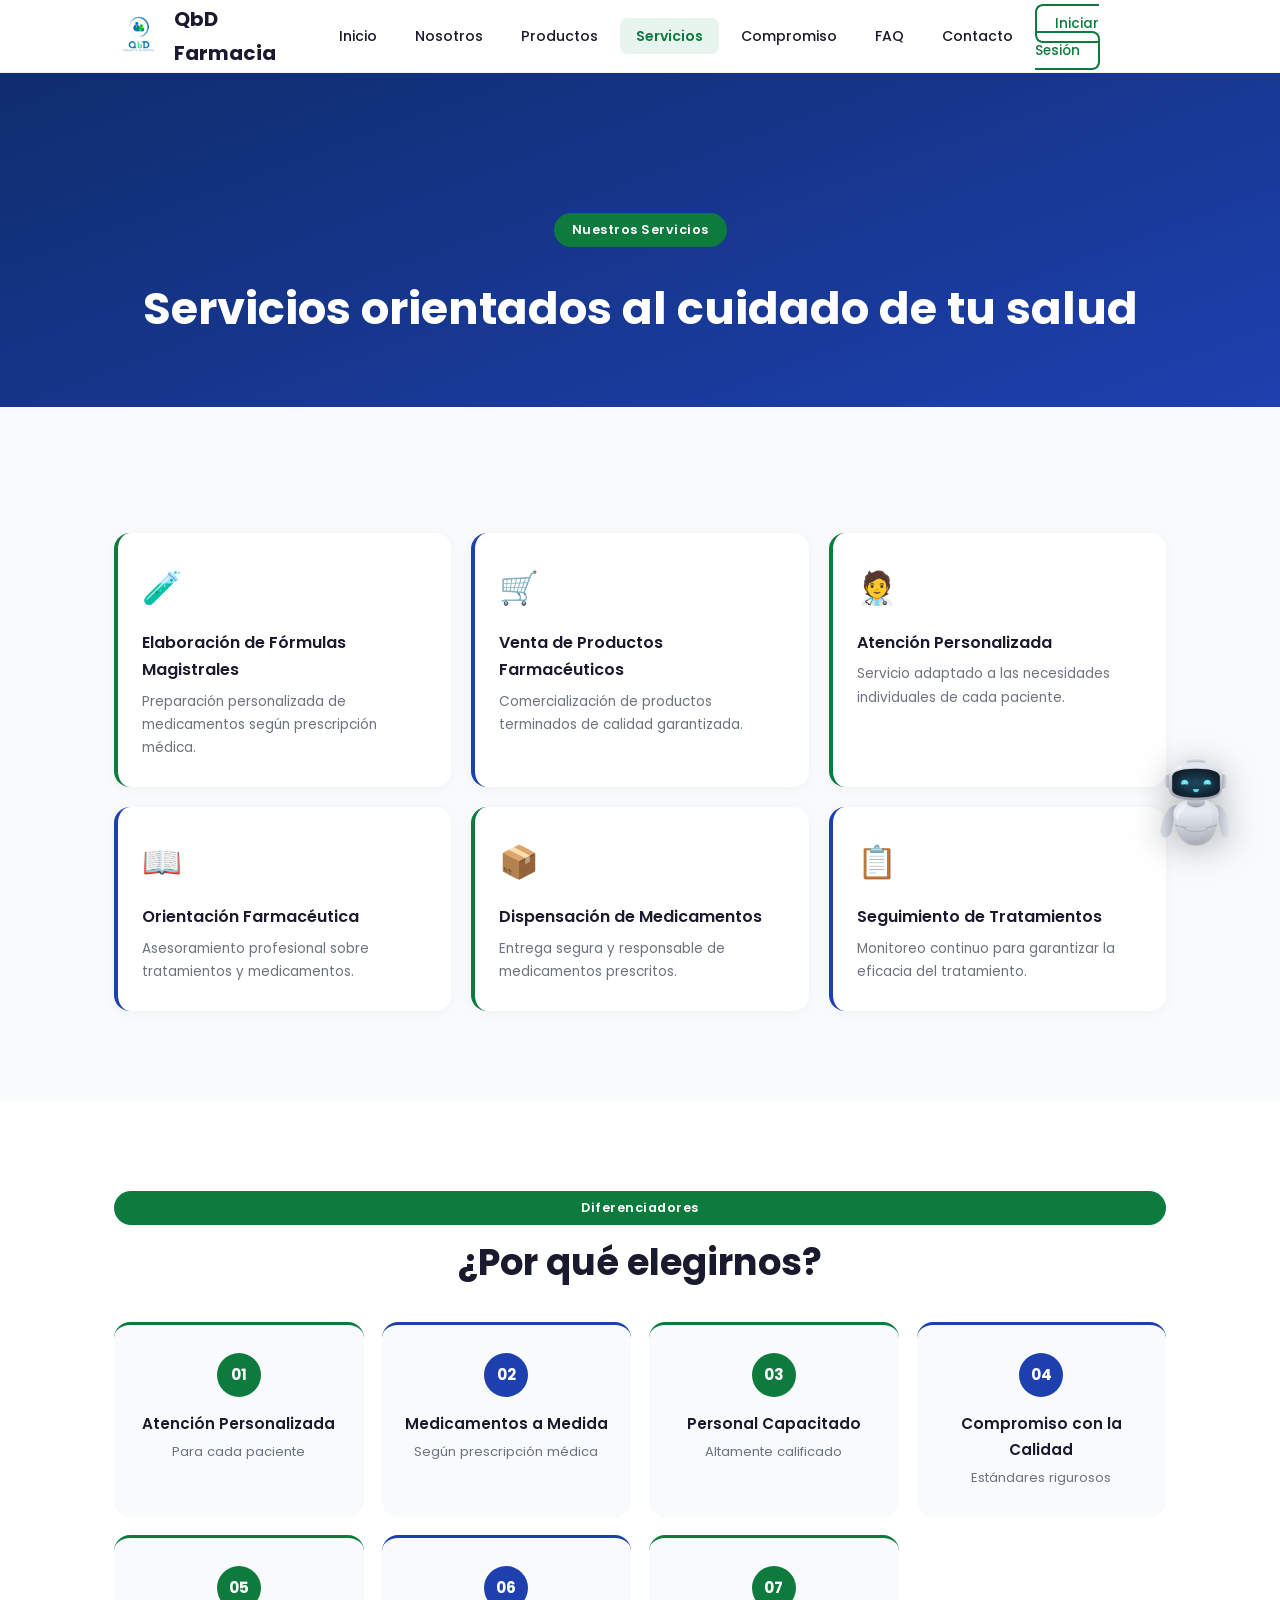
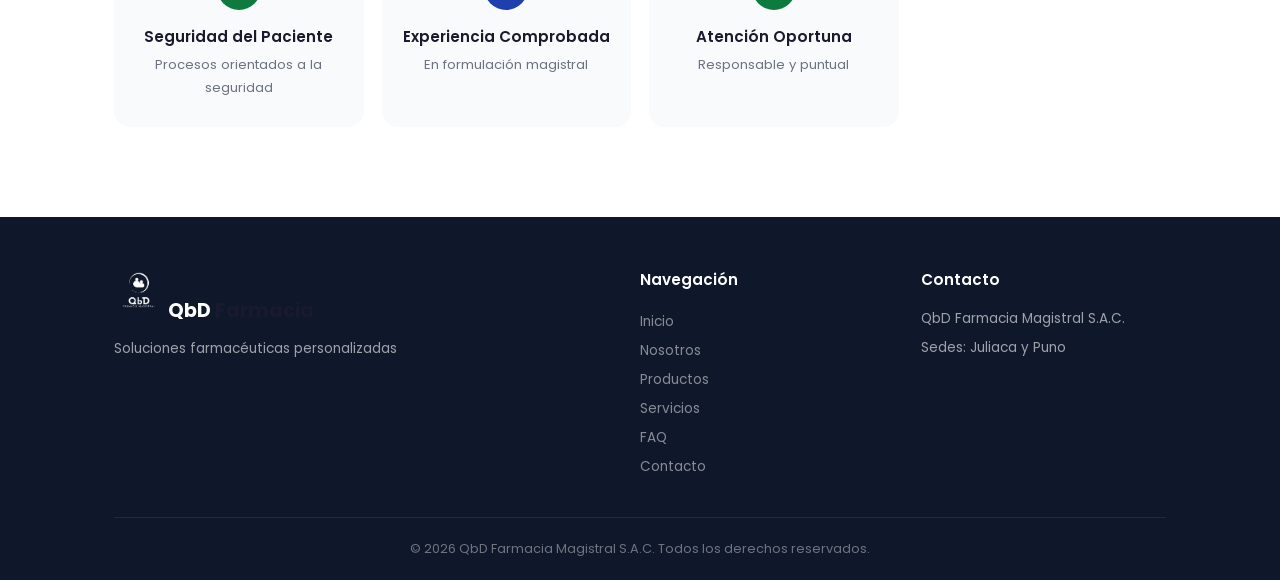
<file: html/servicios.html>
<!DOCTYPE html>
<html lang="es">
<head>
  <meta charset="UTF-8">
  <meta name="viewport" content="width=device-width, initial-scale=1.0">
  <title>Servicios - QbD Farmacia Magistral S.A.C.</title>
  <link rel="stylesheet" href="../css/base.css">
  <link rel="stylesheet" href="../css/servicios.css">
  <link rel="preconnect" href="https://fonts.googleapis.com">
  <link href="https://fonts.googleapis.com/css2?family=Poppins:wght@300;400;500;600;700&display=swap" rel="stylesheet">
</head>
<body>

  <nav class="navbar" id="navbar">
    <div class="nav-container">
      <a href="index.html" class="logo">
        <img src="../img/logo.png" alt="QbD Farmacia" class="logo-img">
        <span class="logo-text">QbD <span class="logo-highlight">Farmacia</span></span>
      </a>
      <button class="menu-toggle" id="menuToggle" aria-label="Menú">
        <span></span><span></span><span></span>
      </button>
      <ul class="nav-links" id="navLinks">
        <li><a href="index.html">Inicio</a></li>
        <li><a href="nosotros.html">Nosotros</a></li>
        <li><a href="productos.html">Productos</a></li>
        <li><a href="servicios.html" class="active">Servicios</a></li>
        <li><a href="compromiso.html">Compromiso</a></li>
        <li><a href="faq.html">FAQ</a></li>
        <li><a href="contacto.html">Contacto</a></li>
        <li><a href="login.html" class="nav-btn-login">Iniciar Sesión</a></li>
      </ul>
    </div>
  </nav>

  <section class="page-header">
    <div class="container">
      <span class="section-tag">Nuestros Servicios</span>
      <h1>Servicios orientados al cuidado de tu salud</h1>
    </div>
  </section>

  <section class="section section-services" id="servicios">
    <div class="container">
      <div class="services-grid">
        <div class="service-card">
          <span class="service-icon">&#x1F9EA;</span>
          <h4>Elaboración de Fórmulas Magistrales</h4>
          <p>Preparación personalizada de medicamentos según prescripción médica.</p>
        </div>
        <div class="service-card">
          <span class="service-icon">&#x1F6D2;</span>
          <h4>Venta de Productos Farmacéuticos</h4>
          <p>Comercialización de productos terminados de calidad garantizada.</p>
        </div>
        <div class="service-card">
          <span class="service-icon">&#x1F9D1;&#x200D;&#x2695;&#xFE0F;</span>
          <h4>Atención Personalizada</h4>
          <p>Servicio adaptado a las necesidades individuales de cada paciente.</p>
        </div>
        <div class="service-card">
          <span class="service-icon">&#x1F4D6;</span>
          <h4>Orientación Farmacéutica</h4>
          <p>Asesoramiento profesional sobre tratamientos y medicamentos.</p>
        </div>
        <div class="service-card">
          <span class="service-icon">&#x1F4E6;</span>
          <h4>Dispensación de Medicamentos</h4>
          <p>Entrega segura y responsable de medicamentos prescritos.</p>
        </div>
        <div class="service-card">
          <span class="service-icon">&#x1F4CB;</span>
          <h4>Seguimiento de Tratamientos</h4>
          <p>Monitoreo continuo para garantizar la eficacia del tratamiento.</p>
        </div>
      </div>
    </div>
  </section>

  <section class="section section-why" id="por-que">
    <div class="container">
      <span class="section-tag">Diferenciadores</span>
      <h2>¿Por qué elegirnos?</h2>
      <div class="why-grid">
        <div class="why-item">
          <span class="why-number">01</span>
          <h4>Atención Personalizada</h4>
          <p>Para cada paciente</p>
        </div>
        <div class="why-item">
          <span class="why-number">02</span>
          <h4>Medicamentos a Medida</h4>
          <p>Según prescripción médica</p>
        </div>
        <div class="why-item">
          <span class="why-number">03</span>
          <h4>Personal Capacitado</h4>
          <p>Altamente calificado</p>
        </div>
        <div class="why-item">
          <span class="why-number">04</span>
          <h4>Compromiso con la Calidad</h4>
          <p>Estándares rigurosos</p>
        </div>
        <div class="why-item">
          <span class="why-number">05</span>
          <h4>Seguridad del Paciente</h4>
          <p>Procesos orientados a la seguridad</p>
        </div>
        <div class="why-item">
          <span class="why-number">06</span>
          <h4>Experiencia Comprobada</h4>
          <p>En formulación magistral</p>
        </div>
        <div class="why-item">
          <span class="why-number">07</span>
          <h4>Atención Oportuna</h4>
          <p>Responsable y puntual</p>
        </div>
      </div>
    </div>
  </section>

  <footer class="footer">
    <div class="container">
      <div class="footer-content">
        <div class="footer-brand">
          <img src="../img/logo.png" alt="QbD Farmacia" class="logo-img footer-logo-img">
          <span class="logo-text">QbD <span class="logo-highlight">Farmacia</span></span>
          <p>Soluciones farmacéuticas personalizadas</p>
        </div>
        <div class="footer-links">
          <h4>Navegación</h4>
          <a href="index.html">Inicio</a>
          <a href="nosotros.html">Nosotros</a>
          <a href="productos.html">Productos</a>
          <a href="servicios.html">Servicios</a>
          <a href="faq.html">FAQ</a>
          <a href="contacto.html">Contacto</a>
        </div>
        <div class="footer-contact">
          <h4>Contacto</h4>
          <p>QbD Farmacia Magistral S.A.C.</p>
          <p>Sedes: Juliaca y Puno</p>
        </div>
      </div>
      <div class="footer-bottom">
        <p>&copy; 2026 QbD Farmacia Magistral S.A.C. Todos los derechos reservados.</p>
      </div>
    </div>
  </footer>

  <div class="chatbot-container" id="chatbotContainer">
    <div class="chatbot-window" id="chatbotWindow">
      <div class="chatbot-header">
        <div class="chatbot-robot-mini">
          <img src="../img/chatbot.png" alt="QbD Bot" width="36" height="36">
        </div>
        <div class="chatbot-header-text">
          <h4>QbD Bot</h4>
          <span class="chatbot-status">En línea</span>
        </div>
        <button class="chatbot-close" id="chatbotClose">&times;</button>
      </div>
      <div class="chatbot-messages" id="chatbotMessages"></div>
      <div class="chatbot-input-area">
        <input type="text" id="chatbotInput" placeholder="Escribe tu mensaje..." autocomplete="off">
        <button class="chatbot-send" id="chatbotSend">
          <svg viewBox="0 0 24 24" width="16" height="16" fill="white"><path d="M2.01 21L23 12 2.01 3 2 10l15 2-15 2z"/></svg>
        </button>
      </div>
    </div>
    <div class="chatbot-fab" id="chatbotFab">
      <img src="../img/chatbot.png" alt="QbD Bot" class="robot-fab">
    </div>
  </div>

  <script src="../script.js"></script>
</body>
</html>
</file>
<file: css/base.css>
* {
  margin: 0;
  padding: 0;
  box-sizing: border-box;
}

:root {
  --primary: #0d7a3e;
  --primary-dark: #095c2e;
  --primary-light: #e8f5ee;
  --accent: #17a85a;
  --blue: #1e40af;
  --blue-light: #dbeafe;
  --blue-dark: #1e3a8a;
  --dark: #1a1a2e;
  --gray: #6b7280;
  --gray-light: #f8fafc;
  --white: #ffffff;
  --shadow: 0 4px 24px rgba(0,0,0,0.06);
  --shadow-lg: 0 12px 40px rgba(0,0,0,0.1);
  --radius: 16px;
  --transition: 0.3s ease;
}

html { scroll-behavior: smooth; }

body {
  font-family: 'Poppins', sans-serif;
  color: var(--dark);
  line-height: 1.7;
  background: var(--white);
  overflow-x: hidden;
}

.container {
  max-width: 1100px;
  margin: 0 auto;
  padding: 0 24px;
}

/* ===== NAVBAR ===== */
.navbar {
  position: sticky;
  top: 0;
  left: 0;
  width: 100%;
  z-index: 1000;
  background: var(--white);
  border-bottom: 1px solid rgba(0,0,0,0.05);
}

.nav-container {
  max-width: 1100px;
  margin: 0 auto;
  padding: 0 24px;
  display: flex;
  align-items: center;
  justify-content: space-between;
  height: 72px;
}

.logo {
  display: flex;
  align-items: center;
  gap: 10px;
  text-decoration: none;
  font-size: 1.25rem;
  font-weight: 700;
  color: var(--dark);
}

.logo-img { height: 50px; width: auto; object-fit: contain; }
.logo-highlight { color: var(--dark); }

.nav-links {
  display: flex;
  list-style: none;
  gap: 6px;
  align-items: center;
}

.nav-links a {
  text-decoration: none;
  color: var(--dark);
  font-size: 0.88rem;
  font-weight: 500;
  padding: 8px 16px;
  border-radius: 8px;
  transition: var(--transition);
}

.nav-links a:hover { background: var(--primary-light); color: var(--primary); }

.nav-btn {
  background: transparent !important;
  color: var(--dark) !important;
  padding: 10px 18px !important;
  border-radius: 8px !important;
  font-weight: 500 !important;
}

.nav-btn:hover { 
  background: var(--primary-light) !important;
  color: var(--primary) !important;
}

.nav-btn-login {
  background: transparent !important;
  border: 2px solid var(--primary) !important;
  color: var(--primary) !important;
  padding: 8px 18px !important;
  border-radius: 8px !important;
  font-size: 0.85rem !important;
  font-weight: 500 !important;
  transition: all 0.3s !important;
}

.nav-btn-login:hover {
  background: var(--primary) !important;
  color: var(--white) !important;
}

.nav-links a.active {
  background: var(--primary-light);
  color: var(--primary);
  font-weight: 600;
}

.nav-btn.active {
  background: var(--primary-dark) !important;
  color: var(--white) !important;
}

.menu-toggle {
  display: none;
  flex-direction: column;
  gap: 5px;
  background: none;
  border: none;
  cursor: pointer;
  padding: 8px;
}

.menu-toggle span {
  width: 24px;
  height: 2.5px;
  background: var(--dark);
  border-radius: 2px;
  transition: var(--transition);
}

/* ===== SECTIONS ===== */
.section { padding: 90px 0; }

.page-header {
  background: linear-gradient(160deg, #0f2d6e 0%, #1e40af 100%);
  color: var(--white);
  padding: 140px 0 60px;
  text-align: center;
}

.page-header-green { background: linear-gradient(160deg, #095c2e 0%, #0d7a3e 100%); }
.page-header-blue { background: linear-gradient(160deg, #0f2d6e 0%, #1e40af 100%); }

.page-header h1 {
  color: var(--white);
  font-size: clamp(1.8rem, 4vw, 2.8rem);
  font-weight: 700;
  margin-top: 10px;
}

.section-tag {
  display: inline-block;
  background: var(--primary);
  color: var(--white);
  font-size: 0.8rem;
  font-weight: 600;
  padding: 6px 18px;
  border-radius: 20px;
  margin-bottom: 14px;
  letter-spacing: 0.5px;
}

.section-tag-white { background: rgba(255,255,255,0.2); color: var(--white); }

h2 {
  font-size: clamp(1.7rem, 3vw, 2.3rem);
  font-weight: 700;
  margin-bottom: 16px;
  color: var(--dark);
  line-height: 1.3;
}

/* ===== BUTTONS ===== */
.btn {
  display: inline-block;
  padding: 14px 32px;
  border-radius: 10px;
  font-size: 0.95rem;
  font-weight: 600;
  text-decoration: none;
  transition: var(--transition);
  cursor: pointer;
  border: none;
  font-family: inherit;
}

.btn-primary { background: var(--white); color: var(--blue); }
.btn-primary:hover { background: var(--primary-light); transform: translateY(-2px); }
.btn-secondary { background: transparent; color: var(--white); border: 2px solid rgba(255,255,255,0.35); }
.btn-secondary:hover { border-color: var(--white); background: rgba(255,255,255,0.1); }

/* ===== FOOTER ===== */
.footer {
  background: #0f172a;
  color: rgba(255,255,255,0.6);
  padding: 50px 0 0;
}

.footer-content {
  display: grid;
  grid-template-columns: 2fr 1fr 1fr;
  gap: 36px;
  padding-bottom: 36px;
  border-bottom: 1px solid rgba(255,255,255,0.08);
}

.footer-brand .logo-text { color: var(--white); font-size: 1.2rem; font-weight: 700; }
.footer-brand .footer-logo-img { height: 50px; filter: brightness(0) invert(1); }
.footer-brand p { margin-top: 10px; font-size: 0.85rem; }

.footer-links h4, .footer-contact h4 {
  color: var(--white);
  font-size: 0.95rem;
  font-weight: 600;
  margin-bottom: 14px;
}

.footer-links a {
  display: block;
  color: rgba(255,255,255,0.5);
  text-decoration: none;
  font-size: 0.85rem;
  padding: 3px 0;
  transition: var(--transition);
}

.footer-links a:hover { color: var(--white); }
.footer-contact p { font-size: 0.85rem; margin-bottom: 6px; }

.footer-bottom {
  text-align: center;
  padding: 20px 0;
  font-size: 0.8rem;
  color: rgba(255,255,255,0.4);
}

/* ===== CHATBOT ===== */
.chatbot-container { position: fixed; bottom: 24px; right: 24px; z-index: 9999; }
.chatbot-fab { cursor: pointer; transition: var(--transition); position: relative; }
.chatbot-fab:hover { transform: scale(1.1); }

.chatbot-fab .robot-fab {
  width: 120px;
  height: 120px;
  object-fit: contain;
  animation: robotBounce 1.5s ease-in-out infinite;
  filter: drop-shadow(0 6px 16px rgba(0,0,0,0.25));
}

@keyframes robotBounce { 0%, 100% { transform: translateY(0); } 50% { transform: translateY(-4px); } }

.chatbot-window {
  position: absolute;
  bottom: 130px;
  right: 0;
  width: 340px;
  height: 480px;
  background: var(--white);
  border-radius: 16px;
  box-shadow: 0 12px 48px rgba(0,0,0,0.15);
  display: flex;
  flex-direction: column;
  opacity: 0;
  visibility: hidden;
  transform: translateY(20px) scale(0.95);
  transition: all 0.35s cubic-bezier(0.4, 0, 0.2, 1);
  border: 2px solid var(--primary);
  overflow: hidden;
}

.chatbot-window.open { opacity: 1; visibility: visible; transform: translateY(0) scale(1); }

.chatbot-header {
  background: linear-gradient(135deg, var(--blue) 0%, var(--primary) 100%);
  color: var(--white);
  padding: 12px 14px;
  display: flex;
  align-items: center;
  gap: 10px;
  flex-shrink: 0;
}

.chatbot-robot-mini {
  flex-shrink: 0;
  background: rgba(255,255,255,0.15);
  border-radius: 50%;
  width: 34px;
  height: 34px;
  display: flex;
  align-items: center;
  justify-content: center;
}

.chatbot-robot-mini img { width: 30px; height: 30px; }
.chatbot-header-text { flex: 1; }
.chatbot-header-text h4 { font-size: 0.88rem; font-weight: 600; }

.chatbot-status {
  font-size: 0.65rem;
  color: #a7f3d0;
  display: flex;
  align-items: center;
  gap: 5px;
}

.chatbot-status::before {
  content: '';
  width: 6px;
  height: 6px;
  background: #4ade80;
  border-radius: 50%;
  display: inline-block;
}

.chatbot-close {
  background: rgba(255,255,255,0.2);
  border: none;
  color: var(--white);
  font-size: 1.2rem;
  width: 28px;
  height: 28px;
  border-radius: 50%;
  cursor: pointer;
  display: flex;
  align-items: center;
  justify-content: center;
  transition: var(--transition);
  flex-shrink: 0;
}

.chatbot-close:hover { background: rgba(255,255,255,0.35); }

.chatbot-messages {
  flex: 1;
  overflow-y: auto;
  overflow-x: hidden;
  padding: 12px;
  display: flex;
  flex-direction: column;
  gap: 10px;
  background: #f8fafc;
  min-height: 0;
  position: relative;
}

.chatbot-messages::-webkit-scrollbar { width: 6px; }
.chatbot-messages::-webkit-scrollbar-thumb { background: #9ca3af; border-radius: 4px; }
.chatbot-messages::-webkit-scrollbar-track { background: #e5e7eb; }

.chat-msg { display: flex; gap: 8px; align-items: flex-end; animation: msgIn 0.3s ease; }

@keyframes msgIn { from { opacity: 0; transform: translateY(10px); } to { opacity: 1; transform: translateY(0); } }

.chat-msg.bot { align-self: flex-start; }
.chat-msg.user { align-self: flex-end; flex-direction: row-reverse; }

.chat-avatar {
  width: 26px;
  height: 26px;
  border-radius: 50%;
  flex-shrink: 0;
  display: flex;
  align-items: center;
  justify-content: center;
}

.chat-avatar img { width: 26px; height: 26px; border-radius: 50%; }
.chat-msg.bot .chat-avatar { background: var(--primary-light); }
.chat-msg.user .chat-avatar { background: var(--blue-light); }

.chat-bubble {
  padding: 8px 12px;
  border-radius: 12px;
  font-size: 0.78rem;
  line-height: 1.4;
  max-width: 280px;
  white-space: pre-wrap;
}

.chat-msg.bot .chat-bubble { background: var(--white); color: var(--dark); border: 1px solid #e5e7eb; border-bottom-left-radius: 4px; }
.chat-msg.user .chat-bubble { background: var(--primary); color: var(--white); border-bottom-right-radius: 4px; }

.chat-suggestions { 
  display: flex; 
  flex-wrap: wrap; 
  gap: 5px; 
  padding: 8px 0;
  flex-shrink: 0;
}

.chat-suggest-btn {
  background: var(--white);
  border: 1.5px solid var(--primary);
  color: var(--dark);
  font-size: 0.68rem;
  font-weight: 500;
  padding: 5px 10px;
  border-radius: 14px;
  cursor: pointer;
  font-family: inherit;
  transition: var(--transition);
}

.chat-suggest-btn:hover { background: var(--primary); color: var(--white); border-color: var(--primary); }

.chatbot-input-area {
  display: flex;
  padding: 10px;
  gap: 6px;
  border-top: 1px solid #e5e7eb;
  background: var(--white);
  align-items: center;
  flex-shrink: 0;
}

.chatbot-input-area input {
  flex: 1;
  min-width: 0;
  border: 1.5px solid #e5e7eb;
  border-radius: 8px;
  padding: 8px 12px;
  font-size: 0.78rem;
  font-family: inherit;
  outline: none;
  transition: var(--transition);
}

.chatbot-input-area input:focus { border-color: var(--primary); }

.chatbot-send {
  width: 34px;
  height: 34px;
  background: var(--primary);
  border: none;
  border-radius: 8px;
  cursor: pointer;
  display: flex;
  align-items: center;
  justify-content: center;
  transition: var(--transition);
  flex-shrink: 0;
}

.chatbot-send:hover { background: var(--primary-dark); }

/* ===== ANIMATIONS ===== */
.animate-in { opacity: 0; transform: translateY(20px); transition: opacity 0.5s ease, transform 0.5s ease; }
.animate-in.visible { opacity: 1; transform: translateY(0); }

/* ===== RESPONSIVE ===== */
@media (max-width: 968px) {
  .footer-content { grid-template-columns: 1fr; gap: 28px; }
}

@media (max-width: 768px) {
  .menu-toggle { display: flex; }
  .logo-img { height: 42px; }
  .nav-links {
    position: fixed;
    top: 72px;
    left: 0;
    width: 100%;
    background: var(--white);
    flex-direction: column;
    padding: 20px;
    gap: 4px;
    box-shadow: var(--shadow-lg);
    transform: translateY(-120%);
    transition: var(--transition);
    z-index: 999;
  }
  .nav-links.active { transform: translateY(0); }
  .nav-links a { padding: 12px 16px; width: 100%; display: block; }
  .nav-btn { text-align: center; margin-top: 8px; }
  .section { padding: 60px 0; }
}

@media (max-width: 480px) {
  .chatbot-window { width: calc(100vw - 32px); right: -8px; max-height: 360px; }
}
</file>
<file: css/home.css>
/* ===== HERO ===== */
.hero {
  position: relative;
  min-height: 100vh;
  display: flex;
  align-items: center;
  justify-content: center;
  text-align: center;
  background: linear-gradient(160deg, #0f2d6e 0%, #1e40af 40%, #1a5c3a 100%);
  overflow: hidden;
}

.hero::before {
  content: '';
  position: absolute;
  top: -50%;
  right: -20%;
  width: 600px;
  height: 600px;
  background: radial-gradient(circle, rgba(13,122,62,0.25) 0%, transparent 70%);
  border-radius: 50%;
}

.hero::after {
  content: '';
  position: absolute;
  bottom: -30%;
  left: -10%;
  width: 500px;
  height: 500px;
  background: radial-gradient(circle, rgba(30,64,175,0.2) 0%, transparent 70%);
  border-radius: 50%;
}

.hero-overlay {
  position: absolute;
  inset: 0;
  background: url("data:image/svg+xml,%3Csvg width='80' height='80' viewBox='0 0 80 80' xmlns='http://www.w3.org/2000/svg'%3E%3Cg fill='none' fill-rule='evenodd'%3E%3Cg fill='%23ffffff' fill-opacity='0.03'%3E%3Cpath d='M50 50c0-5.523 4.477-10 10-10s10 4.477 10 10-4.477 10-10 10-10-4.477-10-10zm0-40c0-5.523 4.477-10 10-10s10 4.477 10 10-4.477 10-10 10-10-4.477-10-10zM10 50c0-5.523 4.477-10 10-10s10 4.477 10 10-4.477 10-10 10-10-4.477-10-10zm0-40c0-5.523 4.477-10 10-10s10 4.477 10 10-4.477 10-10 10-10-4.477-10-10z'/%3E%3C/g%3E%3C/g%3E%3C/svg%3E");
}

.hero-content {
  position: relative;
  z-index: 1;
  padding: 0 24px;
  animation: fadeUp 1s ease;
}

.hero-subtitle {
  color: rgba(255,255,255,0.8);
  font-size: 0.95rem;
  font-weight: 500;
  letter-spacing: 4px;
  text-transform: uppercase;
  margin-bottom: 16px;
}

.hero h1 {
  color: var(--white);
  font-size: clamp(2rem, 5vw, 3.5rem);
  font-weight: 700;
  margin-bottom: 20px;
  line-height: 1.2;
}

.hero-text {
  color: rgba(255,255,255,0.85);
  font-size: 1.05rem;
  max-width: 560px;
  margin: 0 auto 36px;
}

.hero-buttons { display: flex; gap: 16px; justify-content: center; flex-wrap: wrap; }

.hero-scroll {
  position: absolute;
  bottom: 32px;
  left: 50%;
  transform: translateX(-50%);
  z-index: 1;
}

.hero-scroll span {
  display: block;
  color: rgba(255,255,255,0.6);
  font-size: 1.8rem;
  animation: bounce 2s infinite;
}

@keyframes bounce { 0%, 100% { transform: translateY(0); } 50% { transform: translateY(8px); } }
@keyframes fadeUp { from { opacity: 0; transform: translateY(30px); } to { opacity: 1; transform: translateY(0); } }

/* ===== WELCOME ===== */
.section-welcome { background: var(--white); }

.welcome-grid {
  display: grid;
  grid-template-columns: 1fr 1fr;
  gap: 50px;
  align-items: center;
}

.welcome-text p { color: var(--gray); font-size: 1rem; margin-bottom: 14px; }
.welcome-cards { display: grid; grid-template-columns: 1fr; gap: 14px; }

.stat-card {
  background: var(--white);
  border: 1px solid #e2e8f0;
  border-left: 4px solid var(--primary);
  border-radius: var(--radius);
  padding: 22px;
  display: flex;
  align-items: flex-start;
  gap: 16px;
  transition: var(--transition);
}

.stat-card:hover { border-left-color: var(--blue); box-shadow: var(--shadow); transform: translateX(4px); }
.stat-icon { font-size: 1.8rem; flex-shrink: 0; }
.stat-card h3 { font-size: 1rem; font-weight: 600; margin-bottom: 4px; }
.stat-card p { font-size: 0.85rem; color: var(--gray); }

@media (max-width: 968px) {
  .welcome-grid { grid-template-columns: 1fr; gap: 36px; }
}
</file>
<file: css/compromiso.css>
/* ===== COMMITMENT ===== */
.section-commitment {
  background: linear-gradient(160deg, #0f2d6e 0%, #1e40af 40%, #1a5c3a 100%);
  color: var(--white);
  text-align: center;
}

.commitment-content { max-width: 750px; margin: 0 auto; }

.section-commitment .section-tag { background: rgba(255,255,255,0.2); color: var(--white); }
.section-commitment h2 { color: var(--white); }

.commitment-text { color: rgba(255,255,255,0.85); font-size: 1rem; margin-bottom: 18px; }

.commitment-icons {
  display: flex;
  justify-content: center;
  gap: 36px;
  margin-top: 36px;
  flex-wrap: wrap;
}

.c-icon span { font-size: 2.2rem; display: block; margin-bottom: 6px; }
.c-icon p { font-weight: 500; font-size: 0.88rem; }

@media (max-width: 768px) {
  .commitment-icons { gap: 24px; }
}
</file>
<file: css/contacto.css>
/* ===== CONTACT ===== */
.section-contact { background: var(--white); }

.section-contact h2, .section-contact .section-tag { text-align: center; display: block; }

.contact-grid {
  display: grid;
  grid-template-columns: 1fr 1fr;
  gap: 36px;
  margin-top: 36px;
}

.contact-info { display: flex; flex-direction: column; gap: 16px; }

.contact-card {
  background: var(--white);
  border-radius: var(--radius);
  padding: 20px 22px;
  display: flex;
  align-items: center;
  gap: 16px;
  border: 1px solid #e2e8f0;
  transition: var(--transition);
}

.contact-card:hover { transform: translateX(6px); box-shadow: var(--shadow); border-color: transparent; }

.contact-icon-wrap {
  width: 48px;
  height: 48px;
  border-radius: 12px;
  display: flex;
  align-items: center;
  justify-content: center;
  flex-shrink: 0;
}

.contact-icon-wrap.green { background: var(--primary); }
.contact-icon-wrap.blue { background: var(--blue); }
.contact-text h4 { font-size: 0.92rem; font-weight: 600; margin-bottom: 2px; color: var(--dark); }
.contact-text p { color: var(--gray); font-size: 0.85rem; }

.map-placeholder {
  background: linear-gradient(160deg, #0f2d6e 0%, #1e40af 50%, #1a5c3a 100%);
  border-radius: var(--radius);
  padding: 50px 36px;
  text-align: center;
  display: flex;
  flex-direction: column;
  align-items: center;
  justify-content: center;
  min-height: 320px;
  color: var(--white);
  position: relative;
  overflow: hidden;
}

.map-placeholder::before {
  content: '';
  position: absolute;
  top: -50%;
  right: -30%;
  width: 300px;
  height: 300px;
  background: radial-gradient(circle, rgba(255,255,255,0.08) 0%, transparent 70%);
  border-radius: 50%;
}

.map-placeholder::after {
  content: '';
  position: absolute;
  bottom: -40%;
  left: -20%;
  width: 250px;
  height: 250px;
  background: radial-gradient(circle, rgba(255,255,255,0.05) 0%, transparent 70%);
  border-radius: 50%;
}

.map-icon-circle {
  width: 80px;
  height: 80px;
  background: rgba(255,255,255,0.15);
  border-radius: 50%;
  display: flex;
  align-items: center;
  justify-content: center;
  margin-bottom: 20px;
  position: relative;
  z-index: 1;
}

.map-placeholder h4 { font-size: 1.2rem; font-weight: 600; margin-bottom: 8px; position: relative; z-index: 1; }
.map-placeholder p { color: rgba(255,255,255,0.8); margin-bottom: 24px; font-size: 0.9rem; position: relative; z-index: 1; }

.btn-white {
  background: var(--white);
  color: var(--blue);
  padding: 12px 28px;
  border-radius: 10px;
  font-size: 0.9rem;
  font-weight: 600;
  text-decoration: none;
  transition: var(--transition);
  position: relative;
  z-index: 1;
}

.btn-white:hover { background: var(--primary-light); transform: translateY(-2px); }

@media (max-width: 968px) {
  .contact-grid { grid-template-columns: 1fr; }
}
</file>
<file: css/faq.css>
/* ===== FAQ ===== */
.section-faq { background: var(--gray-light); }

.section-faq h2, .section-faq .section-tag { text-align: center; display: block; }

.faq-list { max-width: 750px; margin: 36px auto 0; }

.faq-item {
  background: var(--white);
  border-radius: var(--radius);
  margin-bottom: 10px;
  box-shadow: 0 2px 8px rgba(0,0,0,0.03);
  overflow: hidden;
  border-left: 4px solid var(--primary);
}

.faq-question {
  width: 100%;
  display: flex;
  justify-content: space-between;
  align-items: center;
  padding: 18px 20px;
  border: none;
  background: none;
  cursor: pointer;
  font-family: inherit;
  font-size: 0.92rem;
  font-weight: 600;
  color: var(--dark);
  text-align: left;
  transition: var(--transition);
}

.faq-question:hover { color: var(--primary); }

.faq-toggle {
  font-size: 1.2rem;
  color: var(--primary);
  font-weight: 700;
  transition: var(--transition);
  flex-shrink: 0;
  margin-left: 16px;
}

.faq-item.active .faq-toggle { transform: rotate(45deg); }

.faq-answer { max-height: 0; overflow: hidden; transition: max-height 0.4s ease, padding 0.4s ease; }
.faq-item.active .faq-answer { max-height: 300px; }
.faq-answer p { padding: 0 20px 18px; color: var(--gray); font-size: 0.88rem; line-height: 1.7; }
</file>
<file: css/login.css>
* {
  margin: 0;
  padding: 0;
  box-sizing: border-box;
}

body {
  font-family: 'Poppins', sans-serif;
  min-height: 100vh;
  display: flex;
  align-items: center;
  justify-content: center;
  background: linear-gradient(135deg, #1e40af 0%, #0d7a3e 100%);
}

.login-container {
  width: 100%;
  padding: 20px;
}

.login-card {
  background: white;
  border-radius: 20px;
  padding: 40px;
  max-width: 420px;
  margin: 0 auto;
  box-shadow: 0 20px 60px rgba(0,0,0,0.3);
}

.login-header {
  text-align: center;
  margin-bottom: 30px;
}

.login-logo {
  height: 80px;
  margin-bottom: 15px;
}

.login-header h1 {
  font-size: 1.5rem;
  color: #1e40af;
  font-weight: 700;
}

.login-header p {
  font-size: 0.85rem;
  color: #6b7280;
  margin-top: 5px;
}

.input-group {
  margin-bottom: 20px;
}

.input-group label {
  display: block;
  font-size: 0.85rem;
  font-weight: 500;
  color: #374151;
  margin-bottom: 6px;
}

.input-group input {
  width: 100%;
  padding: 12px 16px;
  border: 2px solid #e5e7eb;
  border-radius: 10px;
  font-size: 0.95rem;
  font-family: inherit;
  transition: all 0.3s ease;
  outline: none;
}

.input-group input:focus {
  border-color: #0d7a3e;
  box-shadow: 0 0 0 3px rgba(13, 122, 62, 0.1);
}

.error-msg {
  color: #dc2626;
  font-size: 0.8rem;
  text-align: center;
  margin-bottom: 15px;
  min-height: 20px;
}

.btn-login {
  width: 100%;
  padding: 14px;
  background: linear-gradient(135deg, #1e40af 0%, #0d7a3e 100%);
  color: white;
  border: none;
  border-radius: 10px;
  font-size: 1rem;
  font-weight: 600;
  font-family: inherit;
  cursor: pointer;
  transition: all 0.3s ease;
}

.btn-login:hover {
  transform: translateY(-2px);
  box-shadow: 0 8px 25px rgba(13, 122, 62, 0.4);
}

.btn-volver {
  display: block;
  text-align: center;
  margin-top: 20px;
  color: #6b7280;
  font-size: 0.85rem;
  text-decoration: none;
  transition: color 0.3s;
}

.btn-volver:hover {
  color: #0d7a3e;
}
</file>
<file: css/nosotros.css>
/* ===== ABOUT ===== */
.section-about { background: var(--gray-light); }

.about-intro { text-align: center; max-width: 750px; margin: 0 auto 50px; }
.about-lead { color: var(--gray); font-size: 1rem; }

.mission-vision {
  display: grid;
  grid-template-columns: 1fr 1fr;
  gap: 24px;
  margin-bottom: 50px;
}

.mv-card {
  background: var(--white);
  border-radius: var(--radius);
  padding: 36px 28px;
  text-align: center;
  box-shadow: var(--shadow);
  transition: var(--transition);
  border-top: 4px solid var(--primary);
}

.mv-card:nth-child(2) { border-top-color: var(--blue); }
.mv-card:hover { transform: translateY(-4px); box-shadow: var(--shadow-lg); }
.mv-icon { font-size: 2.2rem; display: block; margin-bottom: 14px; }
.mv-card h3 { font-size: 1.2rem; font-weight: 600; margin-bottom: 10px; color: var(--dark); }
.mv-card p { color: var(--gray); font-size: 0.9rem; }

.values-section h3, .history-section h3 { text-align: center; margin-bottom: 28px; font-size: 1.4rem; }

.values-grid {
  display: grid;
  grid-template-columns: repeat(auto-fit, minmax(180px, 1fr));
  gap: 14px;
  margin-bottom: 50px;
}

.value-item {
  background: var(--white);
  border-radius: var(--radius);
  padding: 18px;
  text-align: center;
  font-weight: 500;
  font-size: 0.9rem;
  box-shadow: 0 2px 12px rgba(0,0,0,0.04);
  transition: var(--transition);
  border-bottom: 3px solid var(--primary);
}

.value-item:nth-child(even) { border-bottom-color: var(--blue); }
.value-item:hover { transform: translateY(-2px); box-shadow: var(--shadow); }
.value-item span { display: block; font-size: 1.6rem; margin-bottom: 6px; }

/* Timeline */
.timeline { position: relative; max-width: 650px; margin: 0 auto; }

.timeline::before {
  content: '';
  position: absolute;
  left: 16px;
  top: 0;
  bottom: 0;
  width: 3px;
  background: linear-gradient(to bottom, var(--blue), var(--primary));
  border-radius: 3px;
}

.timeline-item { position: relative; padding-left: 50px; margin-bottom: 32px; }

.timeline-dot {
  position: absolute;
  left: 8px;
  top: 6px;
  width: 20px;
  height: 20px;
  background: var(--primary);
  border: 4px solid var(--white);
  border-radius: 50%;
  box-shadow: 0 2px 8px rgba(13,122,62,0.3);
}

.timeline-content {
  background: var(--white);
  border-radius: var(--radius);
  padding: 22px;
  box-shadow: var(--shadow);
  border-left: 3px solid var(--primary);
}

.timeline-date {
  display: inline-block;
  background: var(--primary-light);
  color: var(--primary-dark);
  font-size: 0.75rem;
  font-weight: 600;
  padding: 4px 12px;
  border-radius: 12px;
  margin-bottom: 8px;
}

.timeline-content h4 { font-size: 1.05rem; font-weight: 600; margin-bottom: 6px; }
.timeline-content p { color: var(--gray); font-size: 0.85rem; }

@media (max-width: 968px) {
  .mission-vision { grid-template-columns: 1fr; }
}
</file>
<file: css/productos.css>
/* ===== PRODUCTS ===== */
.section-products { background: var(--white); }

.section-products h2, .section-products .section-tag { text-align: center; display: block; }

.products-grid {
  display: grid;
  grid-template-columns: 1fr 1fr;
  gap: 24px;
  margin-top: 36px;
}

.product-card {
  background: var(--white);
  border: 2px solid #e2e8f0;
  border-radius: var(--radius);
  padding: 36px 28px;
  transition: var(--transition);
}

.product-card:hover { border-color: var(--primary); box-shadow: var(--shadow-lg); }

.product-card.featured {
  border-color: var(--primary);
  background: linear-gradient(135deg, var(--primary-light) 0%, var(--white) 100%);
}

.product-icon { font-size: 2.5rem; margin-bottom: 16px; }
.product-card h3 { font-size: 1.3rem; font-weight: 600; margin-bottom: 14px; color: var(--dark); }
.product-card p { color: var(--gray); font-size: 0.9rem; margin-bottom: 10px; }
.product-list { list-style: none; margin-top: 16px; }

.product-list li {
  padding: 6px 0;
  font-size: 0.88rem;
  color: var(--dark);
  border-bottom: 1px solid rgba(0,0,0,0.04);
}

.product-list li:last-child { border-bottom: none; }

@media (max-width: 968px) {
  .products-grid { grid-template-columns: 1fr; }
}
</file>
<file: css/servicios.css>
/* ===== SERVICES ===== */
.section-services { background: var(--gray-light); }

.section-services h2, .section-services .section-tag { text-align: center; display: block; }

.services-grid {
  display: grid;
  grid-template-columns: repeat(auto-fit, minmax(280px, 1fr));
  gap: 20px;
  margin-top: 36px;
}

.service-card {
  background: var(--white);
  border-radius: var(--radius);
  padding: 28px 24px;
  box-shadow: 0 2px 12px rgba(0,0,0,0.04);
  transition: var(--transition);
  border-left: 4px solid var(--primary);
}

.service-card:nth-child(even) { border-left-color: var(--blue); }
.service-card:hover { transform: translateY(-4px); box-shadow: var(--shadow-lg); }
.service-icon { font-size: 2rem; display: block; margin-bottom: 14px; }
.service-card h4 { font-size: 1rem; font-weight: 600; margin-bottom: 6px; }
.service-card p { color: var(--gray); font-size: 0.85rem; }

/* ===== WHY ===== */
.section-why { background: var(--white); }

.section-why h2, .section-why .section-tag { text-align: center; display: block; }

.why-grid {
  display: grid;
  grid-template-columns: repeat(auto-fit, minmax(220px, 1fr));
  gap: 18px;
  margin-top: 36px;
}

.why-item {
  background: var(--gray-light);
  border-radius: var(--radius);
  padding: 28px 20px;
  text-align: center;
  transition: var(--transition);
  border-top: 3px solid var(--primary);
}

.why-item:nth-child(even) { border-top-color: var(--blue); }

.why-item:hover { background: var(--white); box-shadow: var(--shadow); transform: translateY(-2px); }

.why-number {
  display: inline-block;
  background: var(--primary);
  color: var(--white);
  width: 44px;
  height: 44px;
  line-height: 44px;
  border-radius: 50%;
  font-size: 0.95rem;
  font-weight: 700;
  margin-bottom: 14px;
}

.why-item:nth-child(even) .why-number { background: var(--blue); }
.why-item h4 { font-size: 0.95rem; font-weight: 600; margin-bottom: 4px; }
.why-item p { color: var(--gray); font-size: 0.82rem; }

@media (max-width: 768px) {
  .why-grid { grid-template-columns: 1fr 1fr; }
  .services-grid { grid-template-columns: 1fr; }
}

@media (max-width: 480px) {
  .why-grid { grid-template-columns: 1fr; }
}
</file>
